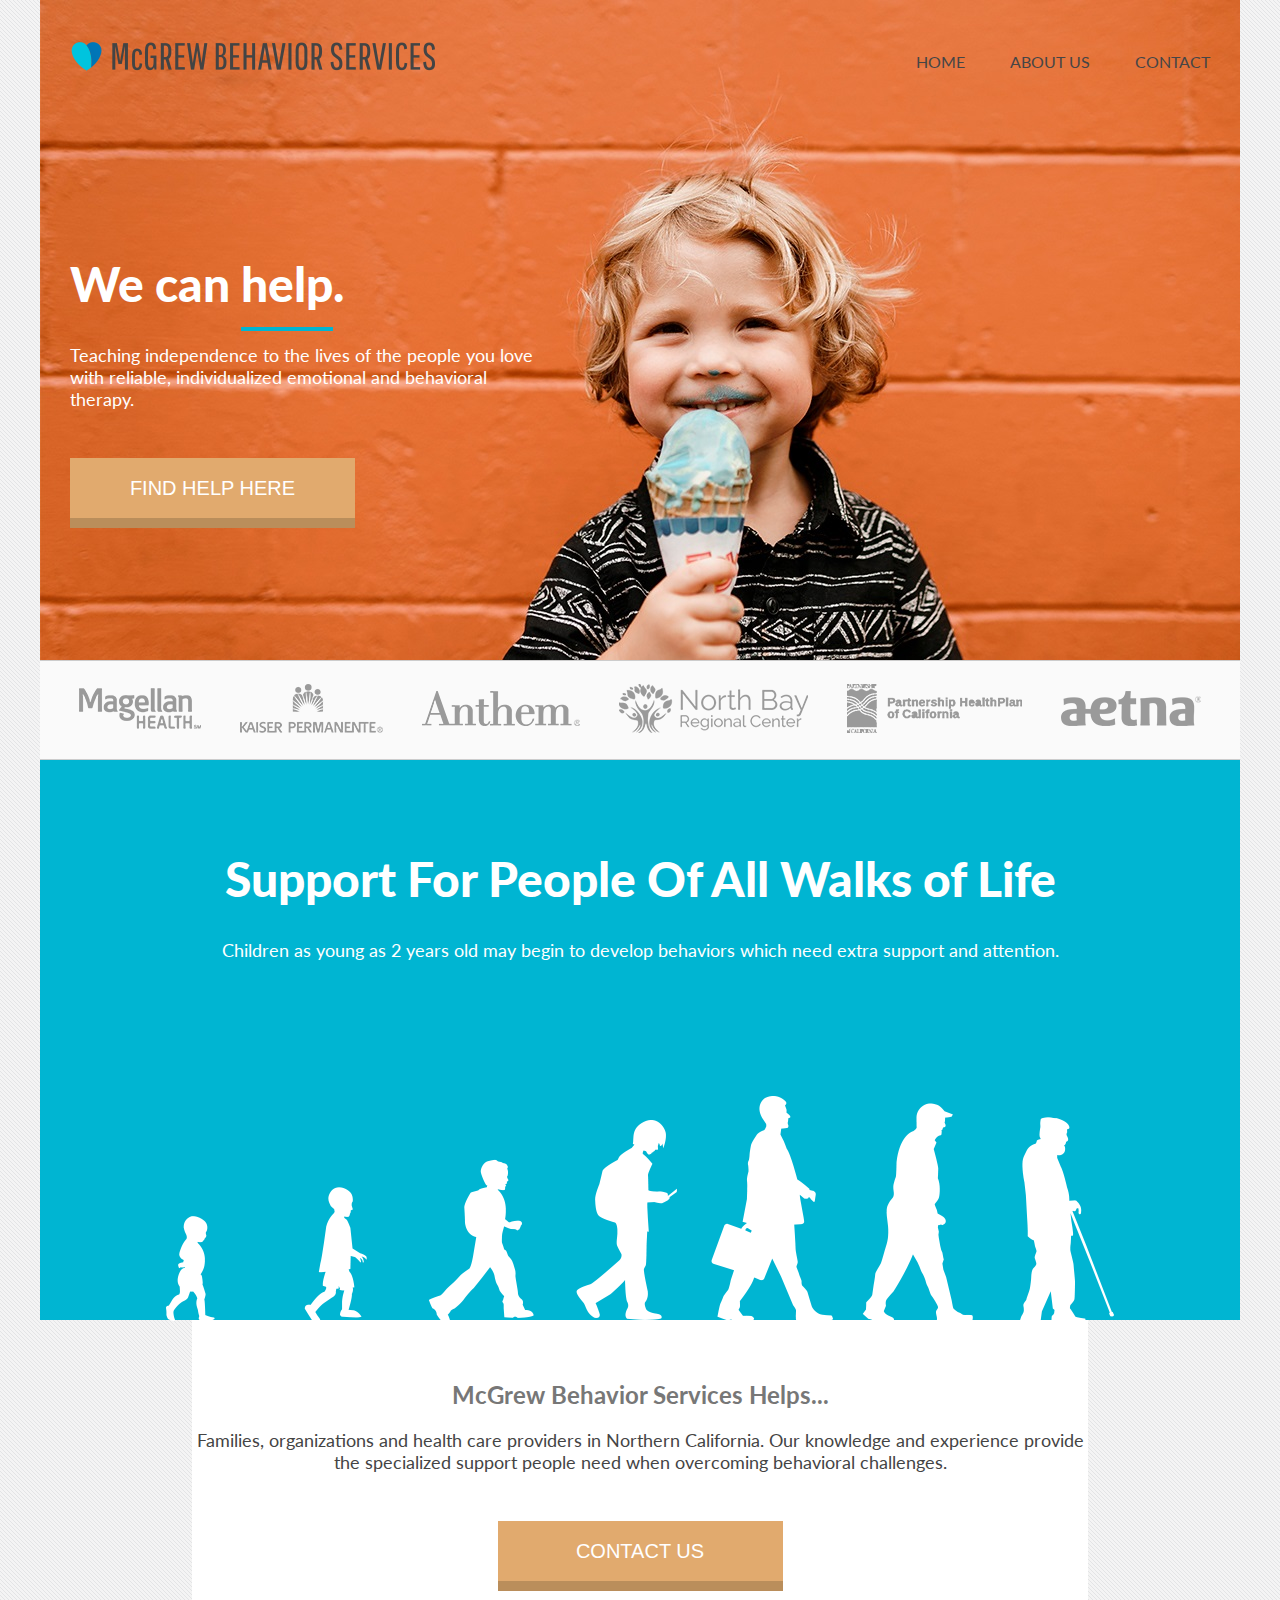
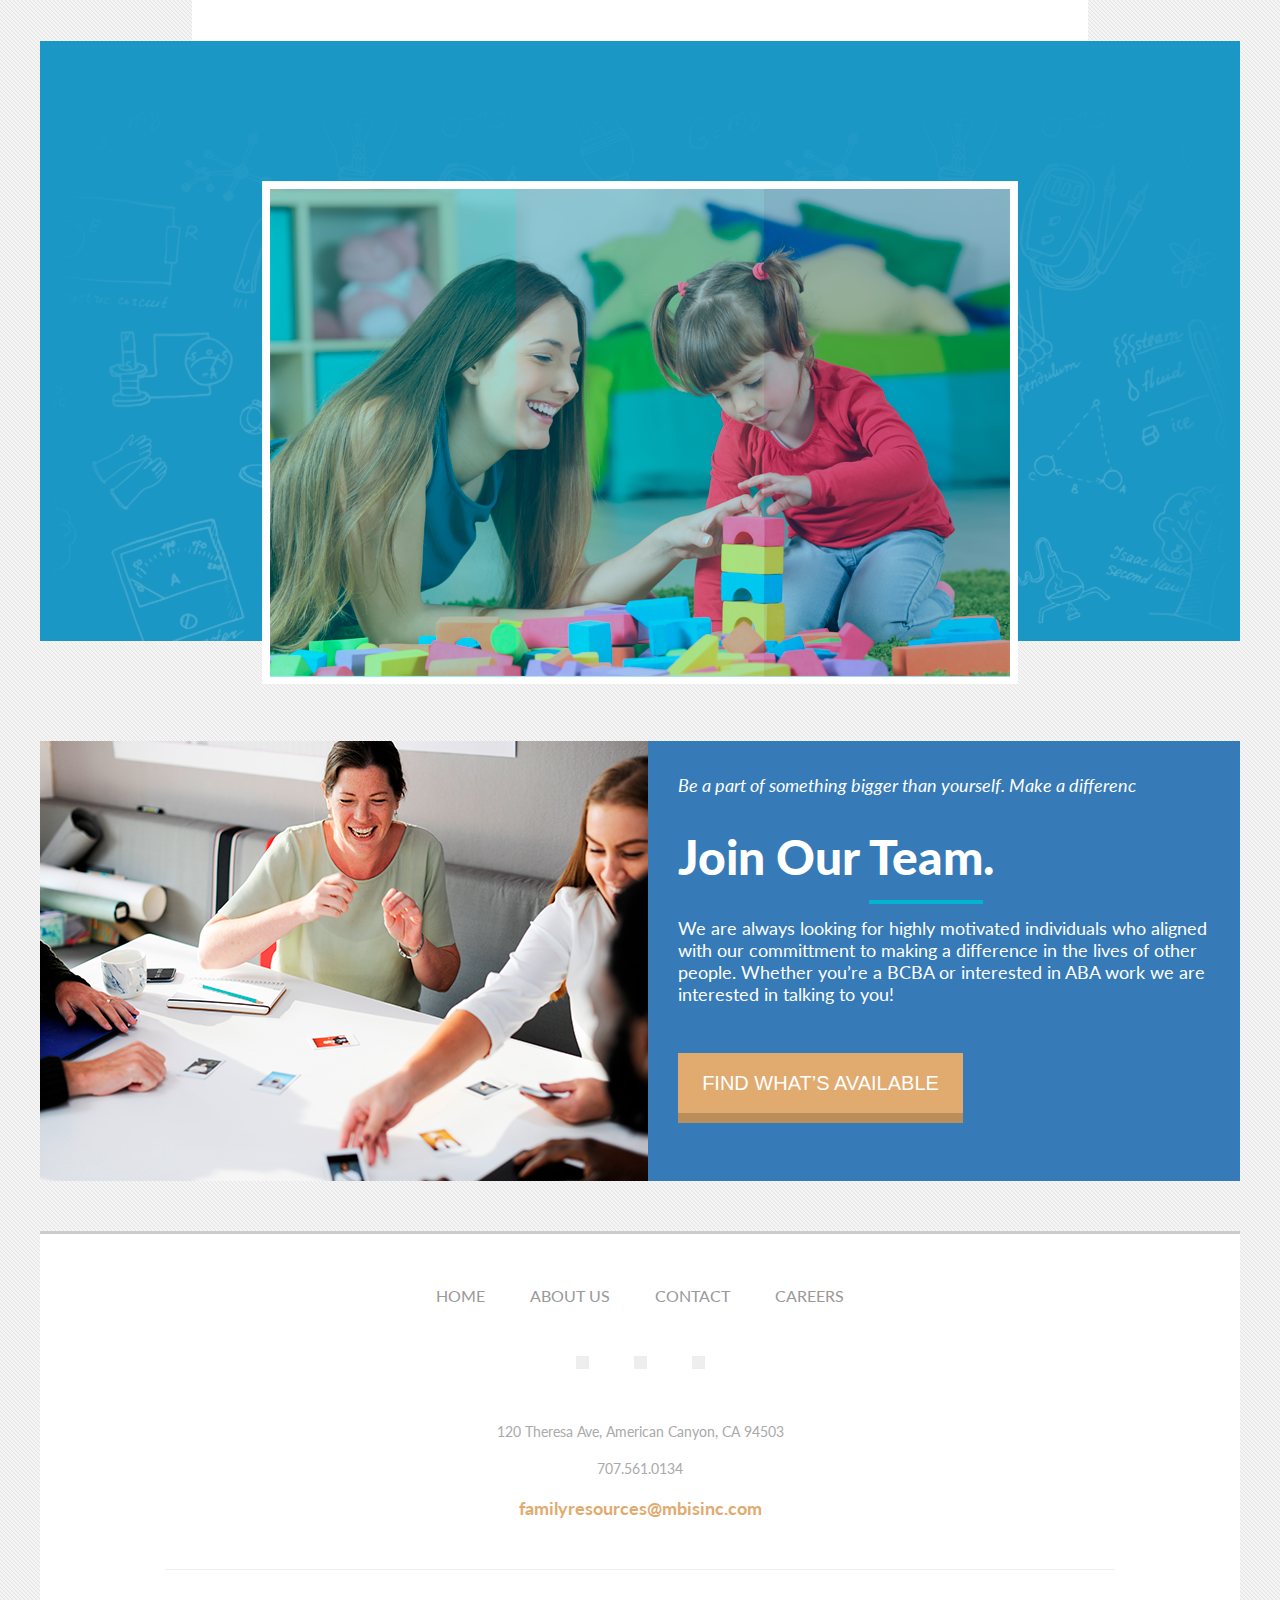
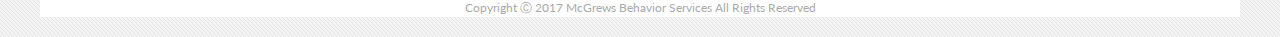
<file: help/index.html>
<!DOCTYPE html>
<html lang="en">
<head>
	<meta charset="UTF-8">
	<title>Document</title>
	<meta name="viewport" content="width=device-width, initial-scale=1">
	<link rel="stylesheet" href="css/owl.carousel.min.css">
	<link rel="stylesheet" href="css/animate.css">
	<link rel="stylesheet" href="css/main.css">
	<link href="https://fonts.googleapis.com/css?family=Lato:400,400i,700,900&amp;subset=latin-ext" rel="stylesheet">
</head>
<body>
	<header class="header main-part">
		<div class="section-row">
			<div class="header-logo">
				<img width="364" srcset="img/Logo@2x.png 2x" src="img/Logo.png" alt="logo">
			</div>
			<nav id="nav" class="header-menu">
				<ul>
					<li><a href="#">Home</a></li>
					<li><a href="#">About us</a>
						<ul class='drop-menu'>
							<li><a href="#">Information</a></li>
							<li><a href="#">Conception</a>
								<ul class='drop_submenu'>
									<li><a href="#">Concentration 2</a></li>
									<li><a href="#">Concentration 3</a></li>
								</ul>
							</li>
						</ul>
					</li>
					<li><a href="#">Contact</a></li>
				</ul>
			</nav>
		</div>
		<div class="header-mobile-menu-wrapper">
			<div class="header-mobile-menu">
				<span></span> 
				<span></span>
				<span></span>
			</div>
			<div class="mobile-menu-list">
				<ul>
					<li><a href="#">Home</a></li>
					<li><a href="#">About us</a>
						<ul class="mobile-submenu">
							<li>Phone</li>
							<li>Map</li>
						</ul></li>
					<li><a href="#">Contact</a>
					</li>
				</ul>
			</div>
		</div>
		<div class="header-main">
			<h1>We can <span>help</span>.</h1>
			<p>Teaching independence to the lives of the people you love with reliable, individualized emotional and behavioral therapy.</p>
			<button>Find help here</button>
		</div>
	</header>
	<section class="partners main-part section-row">
		<div>
			<img width="122" srcset="img/magellan@2x.png 2x" src="img/magellan.png" alt="partner1">
		</div>
		<div>
			<img width="143" srcset="img/kaiserPermanente@2x.png 2x" src="img/kaiserPermanente.png" alt="partner2">
		</div>
		<div>
			<img width="158" srcset="img/anthem@2x.png 2x" src="img/anthem.png" alt="partner3">
		</div>
		<div>
			<img width="189" srcset="img/northBayRegionalCenter@2x.png 2x" src="img/northBayRegionalCenter.png" alt="partner4">
		</div>
		<div>
			<img width="175" srcset="img/partnershipHealth@2x.png 2x" src="img/partnershipHealth.png" alt="partner5">
		</div>
		<div>
			<img width="140" srcset="img/aetna@2x.png 2x" src="img/aetna.png" alt="partner6">
		</div>
	</section>
	<section class="age main-part" >
		<div>
		<h1>Support For People Of All Walks of Life</h1>
		<p>Children as young as 2 years old may begin to develop behaviors which need extra support and attention.</p>
	</div>
		<div class="age-img">
			<img width="948" srcset="img/age@2x.png 2x" src="img/age.png" alt="age">
		</div>
	</section>
	<section class="mbis main-part">
		<h2>McGrew Behavior Services Helps...</h2>
		<p>Families, organizations and health care providers in Northern California. Our knowledge and experience provide the specialized support people need when overcoming behavioral challenges. </p>
		<button>Contact us</button>
	</section>
	<section class="home-support main-part">
		<div class="owl-carousel owl-theme s-carousel">
		  <div class="item">
		  	<img width="756" srcset="img/slide@2x.png 2x" src="img/slide.png" alt="slide1"></div>
		  <div class="item"><img width="756" srcset="img/slide@2x.png 2x" src="img/slideCopy.png" alt="slide2"></div>
		</div>
	</section>
	<section class="joinus main-part">
		<div class="joinus-img">
			<img width="608" srcset="img/joinus@2x.png 2x" src="img/joinus.png" alt="joinus">
		</div>
		<div class="joinus-info">
			<p>Be a part of something bigger than yourself. Make a differenc</p>
			<h1>Join Our <span>Team</span>.</h1>
			<p>We are always looking for highly motivated individuals who aligned with our committment to making a difference in the lives of other people. Whether you’re a BCBA or interested in ABA work we are interested in talking to you!</p>
			<button>FIND WHAT’S AVAILABLE</button>
		</div>
	</section>
	<footer class="footer main-part">
		<nav class="footer-menu">
				<ul>
					<li><a href="#">Home</a></li>
					<li><a href="#">About us</a></li>
					<li><a href="#">Contact</a></li>
					<li><a href="#">Careers</a></li>
				</ul>
			</nav>
			<span></span>
			<span></span>
			<span></span>
			<div class="footer-adress">120 Theresa Ave, American Canyon, CA 94503</div>
			<div class="footer-number">707.561.0134 </div>
			<div class="footer-e-mail">familyresources@mbisinc.com</div>
			<div class="footer-line"></div>
			<div class="footer-copywrite">Copyright Ⓒ 2017 McGrews Behavior Services All Rights Reserved</div>
	</footer>
	<script src="https://ajax.googleapis.com/ajax/libs/jquery/3.3.1/jquery.min.js"></script>
	<script src="js/owl.carousel.min.js"></script>
	<script src="js/main.js"></script>
</body>
</html>
</file>
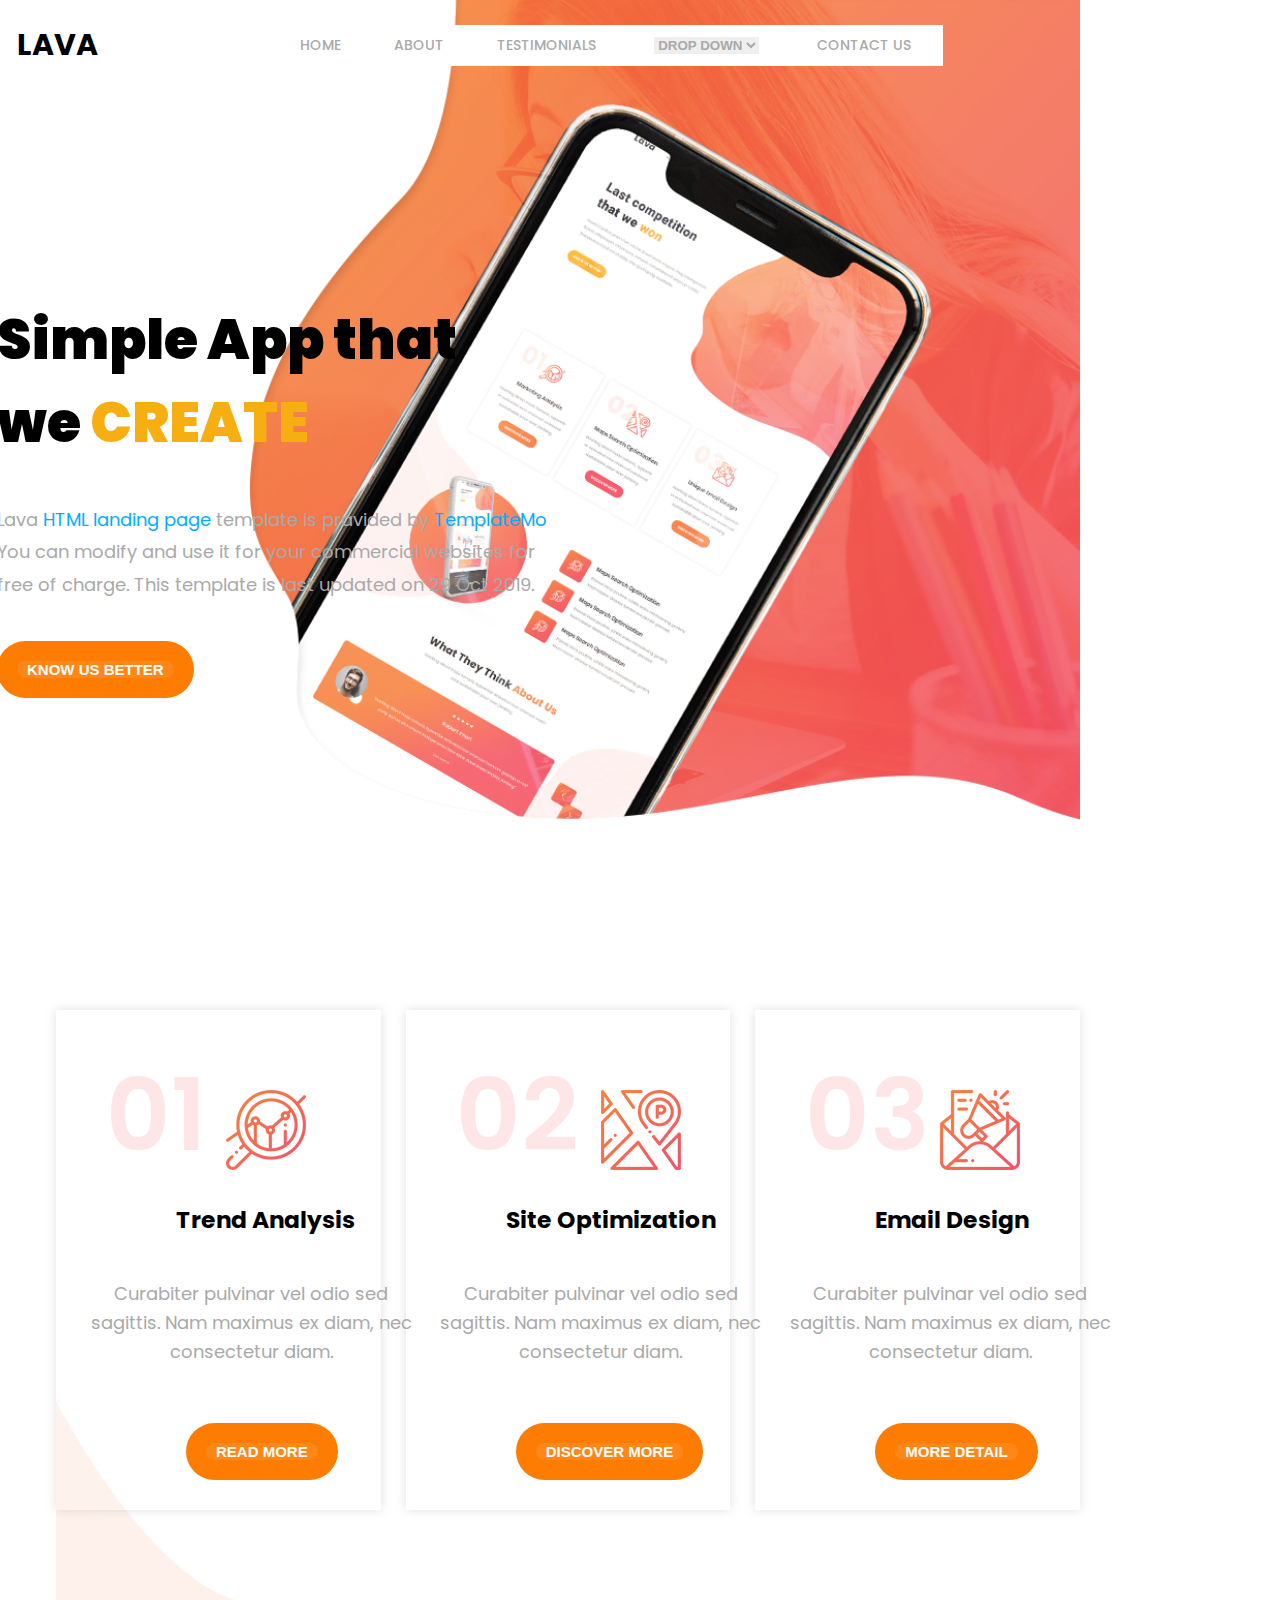
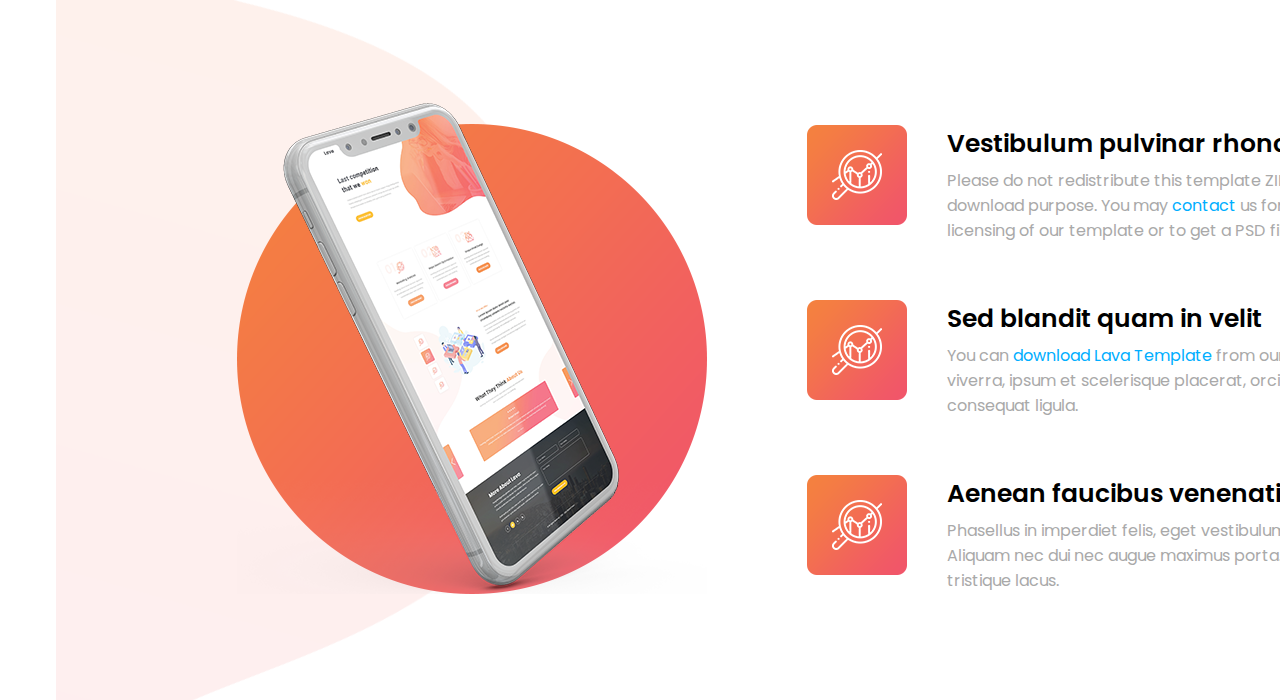
<file: LAVA/index.html>
<!DOCTYPE html>
<html lang="en">
<head>
    <meta charset="UTF-8">
    <meta name="viewport" content="width=device-width, initial-scale=1.0">
    <link href="https://fonts.googleapis.com/css2?family=Poppins:wght@400;500;600;700;800;900&display=swap" rel="stylesheet">
    <link rel="stylesheet" type="text/css" href="mycss.css">
    <title>Document</title>
</head>
<body>        
    <div class="img__bg">


        <div class="container">
            <!--ПЕРВЫЙ БЛОК..............................................................-->
            <div class="container__first">
                
                <header class="header__item header__size">
                    <div class="logo">
                        <nav class="head__nav">
                            <ul class="nav__list">
                                <li><h2>lava</h2></li>
                                <li>home</li>
                                <li>about</li>
                                <li>testimonials</li>
                                <select class="drop" size="1">
                                    <option class="dd" value="Чебурашка">
                                        <li>drop down</li>
                                    </option>
                                </select>
                                <li>contact us</li>
                            </ul>
                        </nav>
                    </div>
                </header>  
                <div class="container__first-cont">
                    <div class="sat">
                        <h1>Simple App that we <font color="#f7ae11">CREATE</font></h1>
                        </div>
                    <div class="text">
                        Lava <a href="#">HTML landing page</a> template is pravided by <a href="#">TemplateMo</a>
                        You can modify and use it for your commercial websites for
                        free of charge. This template is last updated on 29 Oct 2019.
                    </div>
                    <div class="btn">
                        <button class="btn__style">know us better</button>
                    </div>  
                </div>
                
            </div>
        </div>
            <!--ВТОРОЙ БЛОК..............................................................-->
            <div class="container__second">
                <div class="trendAnalysis"><p class="number">01</p> 
                    <div class="img__1"></div>
                    <div class="trend_text"><h3>Trend Analysis</h3></div>
                    <div class="text_content"><p class="t_cont">Curabiter pulvinar vel odio sed <br>
                        sagittis. Nam maximus ex diam, nec consectetur diam.</p> 
                    </div>
                    <div class="btn_item posit_btn">
                        <button class="btn__style">read more</button>
                    </div>
                </div>

                <div class="siteOptimization"><p class="number">02</p>
                    <div class="img__2"></div>
                    <div class="site_text"><h3>Site Optimization</h3></div>
                    <div class="text_content"><p class="t_cont">Curabiter pulvinar vel odio sed <br>
                        sagittis. Nam maximus ex diam, nec consectetur diam.</p> 
                    </div>
                    <div class="btn_item position_btn">
                        <button class="btn__style">discover more</button>
                    </div>
                </div>

                <div class="emailDesign"><p class="number">03</p>
                    <div class="img__3"></div>
                    <div class="email_text"><h3>Email Design</h3></div>
                    <div class="text_content"><p class="t_cont">Curabiter pulvinar vel odio sed <br>
                        sagittis. Nam maximus ex diam, nec consectetur diam.</p> 
                    </div>
                    <div class="btn_item ">
                        <button class="btn__style">more detail</button>
                    </div>
                </div>
            </div>
            <!--ТРЕТИЙ БЛОК..............................................................-->
            <div class="container__third">
                <div class="img_left">
                  <img class="leftimage" src="./image/left-image.png" alt="phone">  
                </div>
                <div class="iconrelative">
                    <div class="oneicon">
                        <div class="text_icon">
                            <div class="paragr">Vestibulum pulvinar rhoncus</div> 
                            <div class="tex_cont">Please do not redistribute this 
                            template ZIP file for a download purpose. 
                            You may <font color="#00aeff">contact</font> us for additional licensing 
                            of our template or to get a PSD file.</div>  
                        </div>  
                    </div>
                    <div class="oneicon">
                        <div class="text_icon">
                            <div class="paragr">Sed blandit quam in velit</div> 
                            <div class="tex_cont">You can <font color="#00aeff">download Lava Template</font>
                                 from our website. Duis viverra, ipsum et scelerisque
                                  placerat, orci magna consequat ligula.</div>  
                        </div>  
                    </div>
                    <div class="oneicon">
                        <div class="text_icon">
                            <div class="paragr">Aenean faucibus venenatis</div> 
                            <div class="tex_cont">Phasellus in imperdiet felis, 
                                eget vestibulum nulla. Aliquam nec dui nec augue
                                 maximus porta. Curabitur tristique lacus.</div>  
                        </div>
                    </div>   
                </div>
               
            </div>
            
    
        
    </div> 
     
    
   
    
    
</body>
</html>
</file>
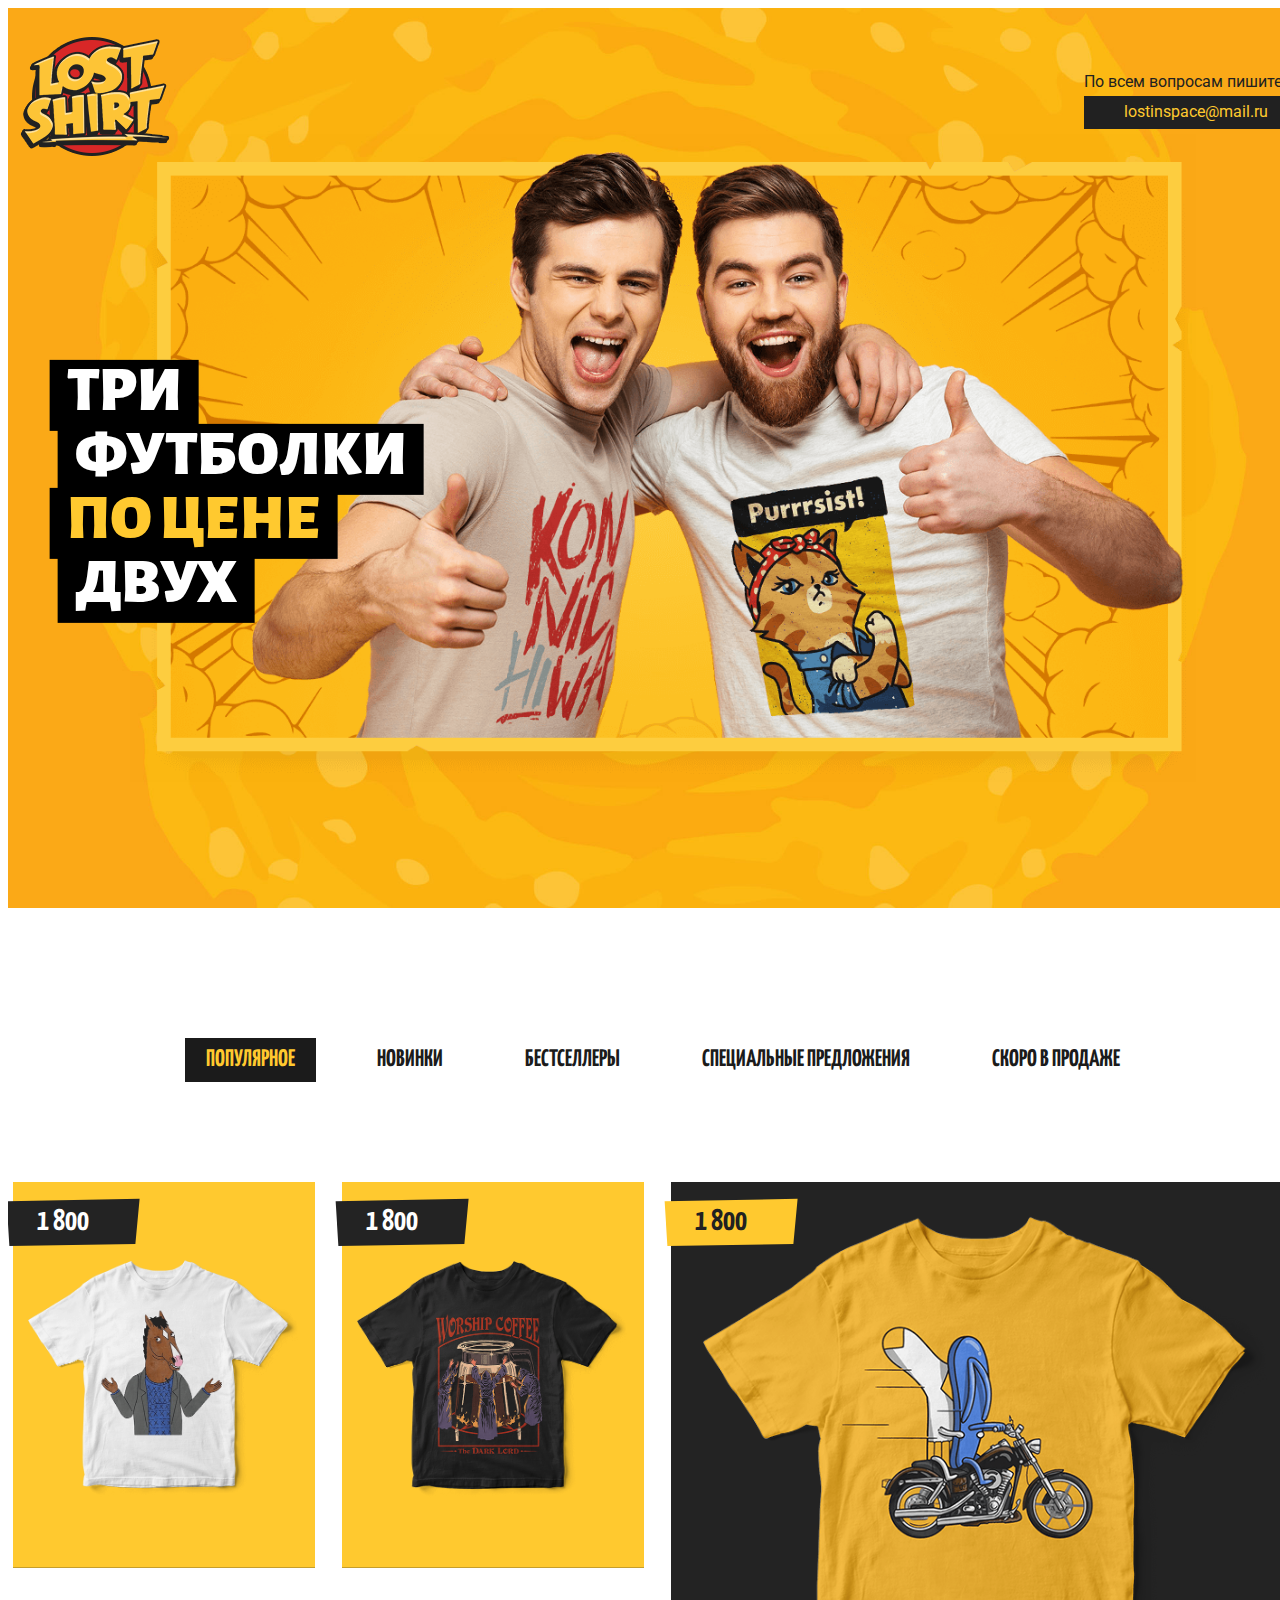
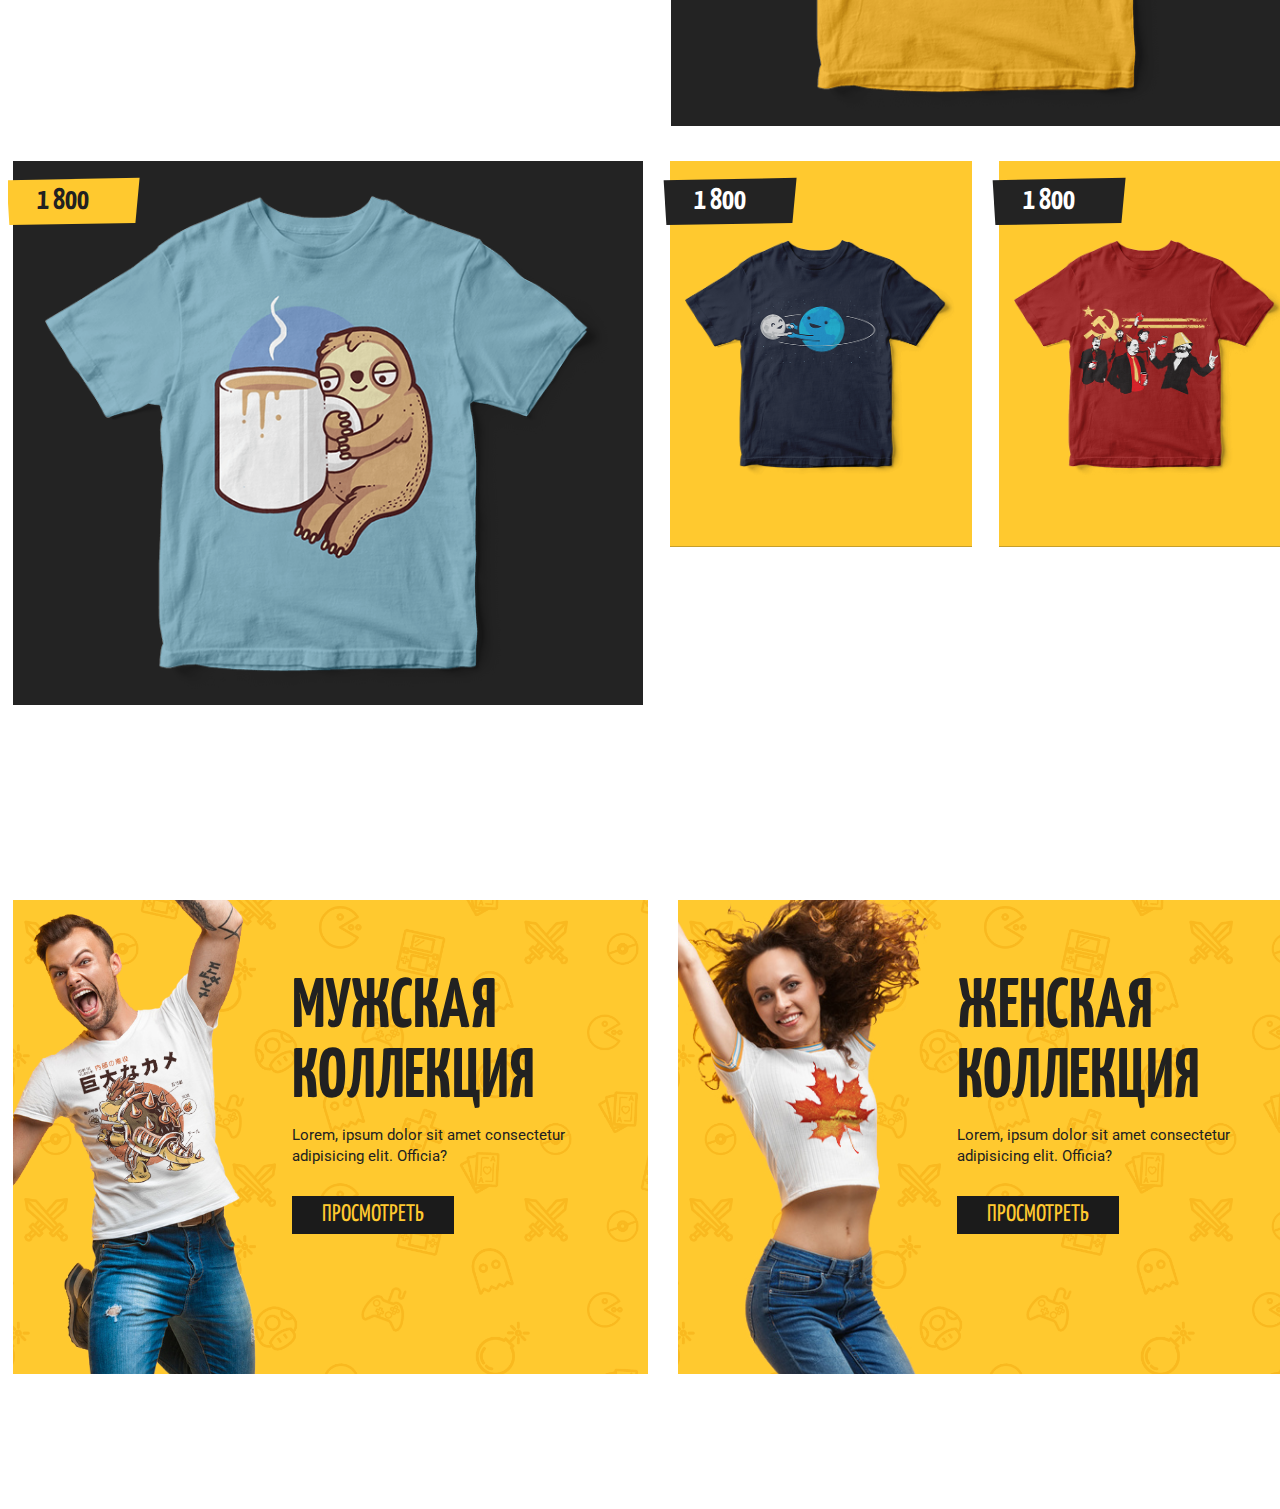
<file: lost_shirt/index.html>
<!DOCTYPE html>
<html lang="en">
<head>
    <meta charset="UTF-8">
    <meta name="viewport" content="width=device-width, initial-scale=1.0">
    <link rel="stylesheet" href="https://necolas.github.io/normalize.css/8.0.1/normalize.css">
    <link href="https://fonts.googleapis.com/css2?family=Roboto:wght@400;700&display=swap" rel="stylesheet">
    <link href="https://fonts.googleapis.com/css2?family=Yanone+Kaffeesatz:wght@400;700&display=swap" rel="stylesheet">
    <link rel="stylesheet" href="./main.css">
    <title>Document</title>
</head>
<body>
    <div class="wrapper">
        <section class="hero">
        <header class="header">
            <a href="#" class="logo">
                <img src="./img/content/logos/logo-main.png" alt="list shirt logo" class="logo__pic">
            </a>
            <a href="#" class="mail">
                <div class="mail__title">По всем вопросам пишите на:</div>
                <div class="mail__content">lostinspace@mail.ru</div>
            </a>
        </header>
        <div class="hero__content">
            <div class="fade-slider">
                <div class="fade-slider__item">
                    <div class="fade-slider__text">
                        <h1 class="lined-text">
                        <div class="lined-text__word">три</div>
                        <div class="lined-text__word">футболки</div>
                        <div class="lined-text__word lined-text__word--color-yellow">по цене</div>
                        <div class="lined-text__word">двух</div>
                        </h1>
                    </div>
                   
                </div>
            </div>    
        </div>
            
    </section>  
    
    <section class="products">
        <div class="container">
         <ul class="filter">
            <li class="filter__item filter__item--active">
                <a href="#" class="filter__link">Популярное</a>
            </li>
            <li class="filter__item">
                <a href="#" class="filter__link">Новинки</a>
            </li>
            <li class="filter__item">
                <a href="#" class="filter__link">Бестселлеры</a>
            </li>
            <li class="filter__item">
                <a href="#" class="filter__link">Специальные предложения</a>
            </li>
            <li class="filter__item">
                <a href="#" class="filter__link">Скоро в продаже</a>
            </li>
        </ul>
        <ul class="products__list">
            
            <li class="products__item">
                <div class="products__price">
                    <div class="products__price-amount">1 800</div>
                </div>
                <div class="products__content">
                    <img src="./img/tshirts/tshirt_01.png" alt="bo-jack tschirt" class="products__img">
                    <div class="products__desc">
                        <div class="products__desc-text">
                            Lorem ipsum dolor sit amet consectetur adipisicing.
                        </div>
                        <a href="" class="btn">Подробнее</a>
                    </div>
                </div>
            </li>
            <li class="products__item">
                <div class="products__price">
                    <div class="products__price-amount">1 800</div>
                </div>
                <div class="products__content">
                    <img src="./img/tshirts/tshirt_02.png" alt="bo-jack tschirt" class="products__img">
                    <div class="products__desc">
                        <div class="products__desc-text">
                            Lorem ipsum dolor sit amet consectetur adipisicing.
                        </div>
                        <a href="" class="btn">Подробнее</a>
                    </div>
                </div>
            </li>
            <li class="products__item products__item--color-black products__item--size-double">
                <div class="products__price">
                    <div class="products__price-amount">1 800</div>
                </div>
                <div class="products__content">
                    <img src="./img/tshirts/tshirt_03.png" alt="bo-jack tschirt" class="products__img">
                    <div class="products__desc">
                        <div class="products__desc-text">
                            Lorem ipsum dolor sit amet consectetur adipisicing.
                        </div>
                        <a href="" class="btn">Подробнее</a>
                    </div>
                </div>
            </li>
            <li class="products__item products__item--color-black products__item--size-double">
                <div class="products__price">
                    <div class="products__price-amount">1 800</div>
                </div>
                <div class="products__content">
                    <img src="./img/tshirts/tshirt_04.png" alt="bo-jack tschirt" class="products__img">
                    <div class="products__desc">
                        <div class="products__desc-text">
                            Lorem ipsum dolor sit amet consectetur adipisicing.
                        </div>
                        <a href="" class="btn">Подробнее</a>
                    </div>
                </div>
            </li>
            <li class="products__item">
                <div class="products__price">
                    <div class="products__price-amount">1 800</div>
                </div>
                <div class="products__content">
                    <img src="./img/tshirts/tshirt_05.png" alt="bo-jack tschirt" class="products__img">
                    <div class="products__desc">
                        <div class="products__desc-text">
                            Lorem ipsum dolor sit amet consectetur adipisicing.
                        </div>
                        <a href="" class="btn">Подробнее</a>
                    </div>
                </div>
            </li>
            <li class="products__item">
                <div class="products__price">
                    <div class="products__price-amount">1 800</div>
                </div>
                <div class="products__content">
                    <img src="./img/tshirts/tshirt_06.png" alt="bo-jack tschirt" class="products__img">
                    <div class="products__desc">
                        <div class="products__desc-text">
                            Lorem ipsum dolor sit amet consectetur adipisicing.
                        </div>
                        <a href="" class="btn">Подробнее</a>
                    </div>
                </div>
            </li>
        </ul>   
        </div>
        
    </section>

    <section class="collections">
        <div class="container">
            <ui class="collections__list">
                <li class="collections__item collections__item--type-gues">
                    <a href="#" class="collections__link">
                        <h2 class="collections__title">Мужская коллекция</h2>
                        <div class="collections__desc">
                            Lorem, ipsum dolor sit amet consectetur adipisicing elit. Officia?
                        </div>
                        <div class="btn">просмотреть</div>
                    </a>
                </li>

                <li class="collections__item collections__item--type-girls">
                    <a href="#" class="collections__link">
                        <h2 class="collections__title">Женская коллекция</h2>
                        <div class="collections__desc">
                            Lorem, ipsum dolor sit amet consectetur adipisicing elit. Officia?
                        </div>
                        <div class="btn">просмотреть</div>
                    </a>
                </li>
            </ui>
        </div>  
    </section>
    </div>
 
</body>
</html>
</file>
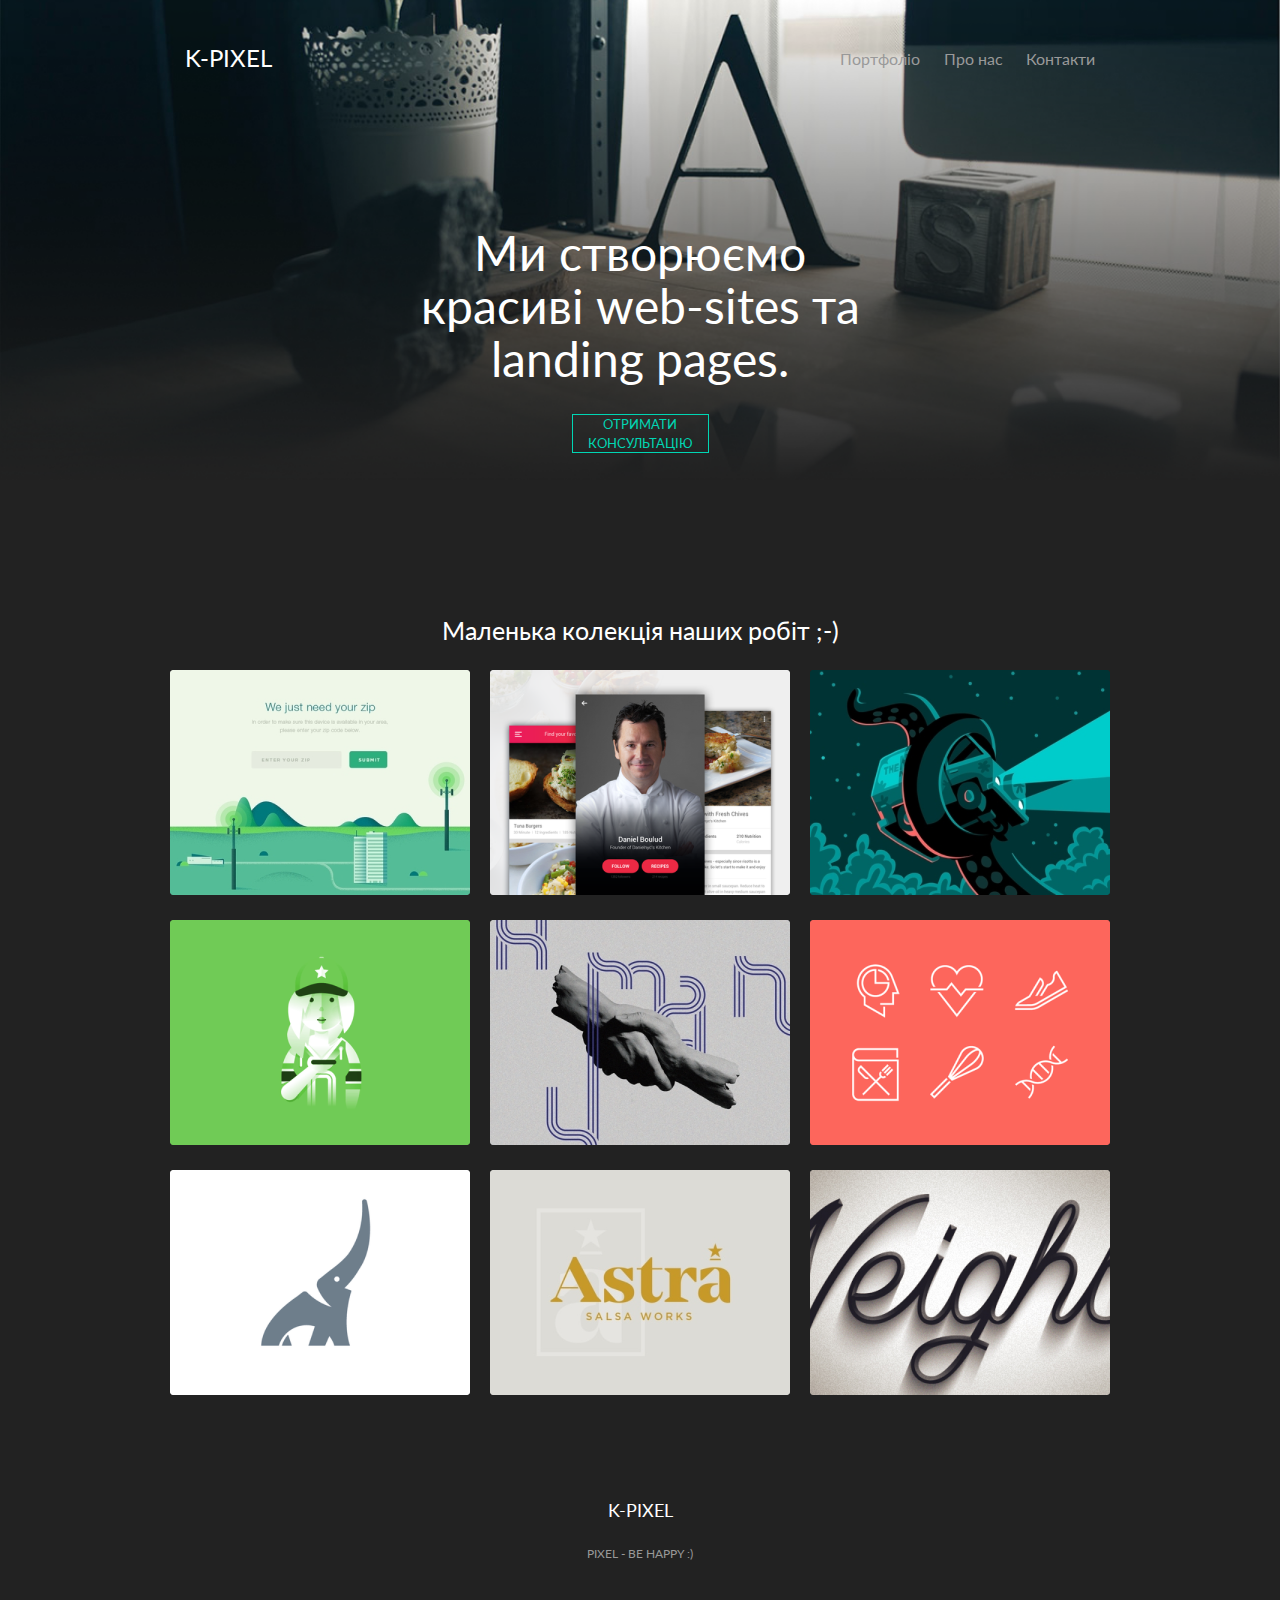
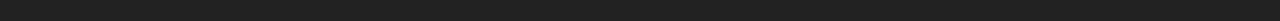
<file: Pix-web-studio/index.html>
<!DOCTYPE html>
<html lang="en">
<head>
    <meta charset="UTF-8">
    <meta http-equiv="X-UA-Compatible" content="IE=edge">
    <meta name="viewport" content="width=device-width, initial-scale=1.0">
    <link rel="stylesheet" href="./main.css">
    <link rel="preconnect" href="https://fonts.googleapis.com">
    <link rel="preconnect" href="https://fonts.gstatic.com" crossorigin>
    <link href="https://fonts.googleapis.com/css2?family=Lato&display=swap" rel="stylesheet">
    <title>K-Pixel portfolio</title>
</head>
<body>
    <header class="header">
        <div class="header__nav_wrapper">
            <nav>
                <div class="logo">k-pixel</div>
                <div class="navigation">
                    <a href="#portfolio">Портфоліо</a>
                    <a href="#" id="myBtnAbout">Про нас</a>
                    <a href="#" id="myBtnCont">Контакти</a>
                </div>
            </nav>
        </div>
        <div class="header__section_wrapper">
            <div class="header__section_title">
                <h1>Ми створюємо красиві web-sites та landing pages.</h1>
            </div>
            <a href="#" id="myBtnConsult" class="header__section_button"><div>Отримати консультацію</div></a>
        </div>
    </header>

    <section class="colection__works_wrapper">
        <h3>Маленька колекція наших робіт ;-)</h3>
        <div class="colection__works" id="portfolio">
            <a href="#"><img src="./images/IMAGE1.png" alt=""></a>
            <a href="#"><img src="./images/IMAGE2.png" alt=""></a>
            <a href="#"><img src="./images/IMAGE3.png" alt=""></a>
            <a href="#"><img src="./images/IMAGE4.png" alt=""></a>
            <a href="#"><img src="./images/IMAGE5.png" alt=""></a>
            <a href="#"><img src="./images/IMAGE6.png" alt=""></a>
            <a href="#"><img src="./images/IMAGE7.png" alt=""></a>
            <a href="#"><img src="./images/IMAGE8.png" alt=""></a>
            <a href="#"><img src="./images/IMAGE9.png" alt=""></a>
        </div>
    </section>

    <footer class="footer">
        <h4>k-pixel</h4>
        <p>pixel - be happy :)</p>
    </footer>



<!-- ----------------modal contacts------------------------>

    <div id="myModalCont" class="modal">
        <div class="modal-content">
            <span class="close_cont">&times;</span>
            <h1>Наші контакти :</h1>
            <div class="text-content">
                <p>місто Київ, вул. Перемоги 24</p>
                <p>тел: (099)-999-99-99 + Viber, Telegram</p>
                <p>тел: (088)-888-88-88 + Viber, Telegram</p>
                <p>Email: k-pixel_be-happy@gmail.com</p>
            </div>
<!-- ----------------modal About------------------------>
            
        </div>
    </div>
    
    <div id="myModalAbout" class="modal">
        <div class="modal-content">
            <span class="close_about">&times;</span>
            <h1>Трішки інформації про нас</h1>
            <div class="text-content">
                <p>Ми, молода і амбіційна команда, яка спрямовує всі знання і зусилля
                    для задоволення Ваших бажань у області сайто будівництва та архітектури. 
                    Від Вас необхідно лише бажання і трішки розуміння того, що Ви хочете 
                    бачити у браузері та для яких цілей. 
                </p>
                
            </div>
        </div>
    </div>

<!-- ----------------modal consultation------------------------>
    
    <div id="myModaConsult" class="modal">
        <div class="modal-content">
            <span class="close_consult">&times;</span>
            <p>Залиште Ваші контактні данні і ми з Вами зв'яжемось</p>
            <div class="input_wrapper">
                <input type="text" class="input_style" placeholder="Введіть Ваше ім'я" id="name">
                <input type="tel" class="input_style" placeholder="Тел: 099-999-99-99" id="tel">
                <input type="submit" class="submit_style" value="Залишити запит" id="sub">
            </div>
            
        </div>
    </div>

    <script src="./formData.js"></script>
    <script src="./main.js"></script>
    
</body>
</html>
</file>
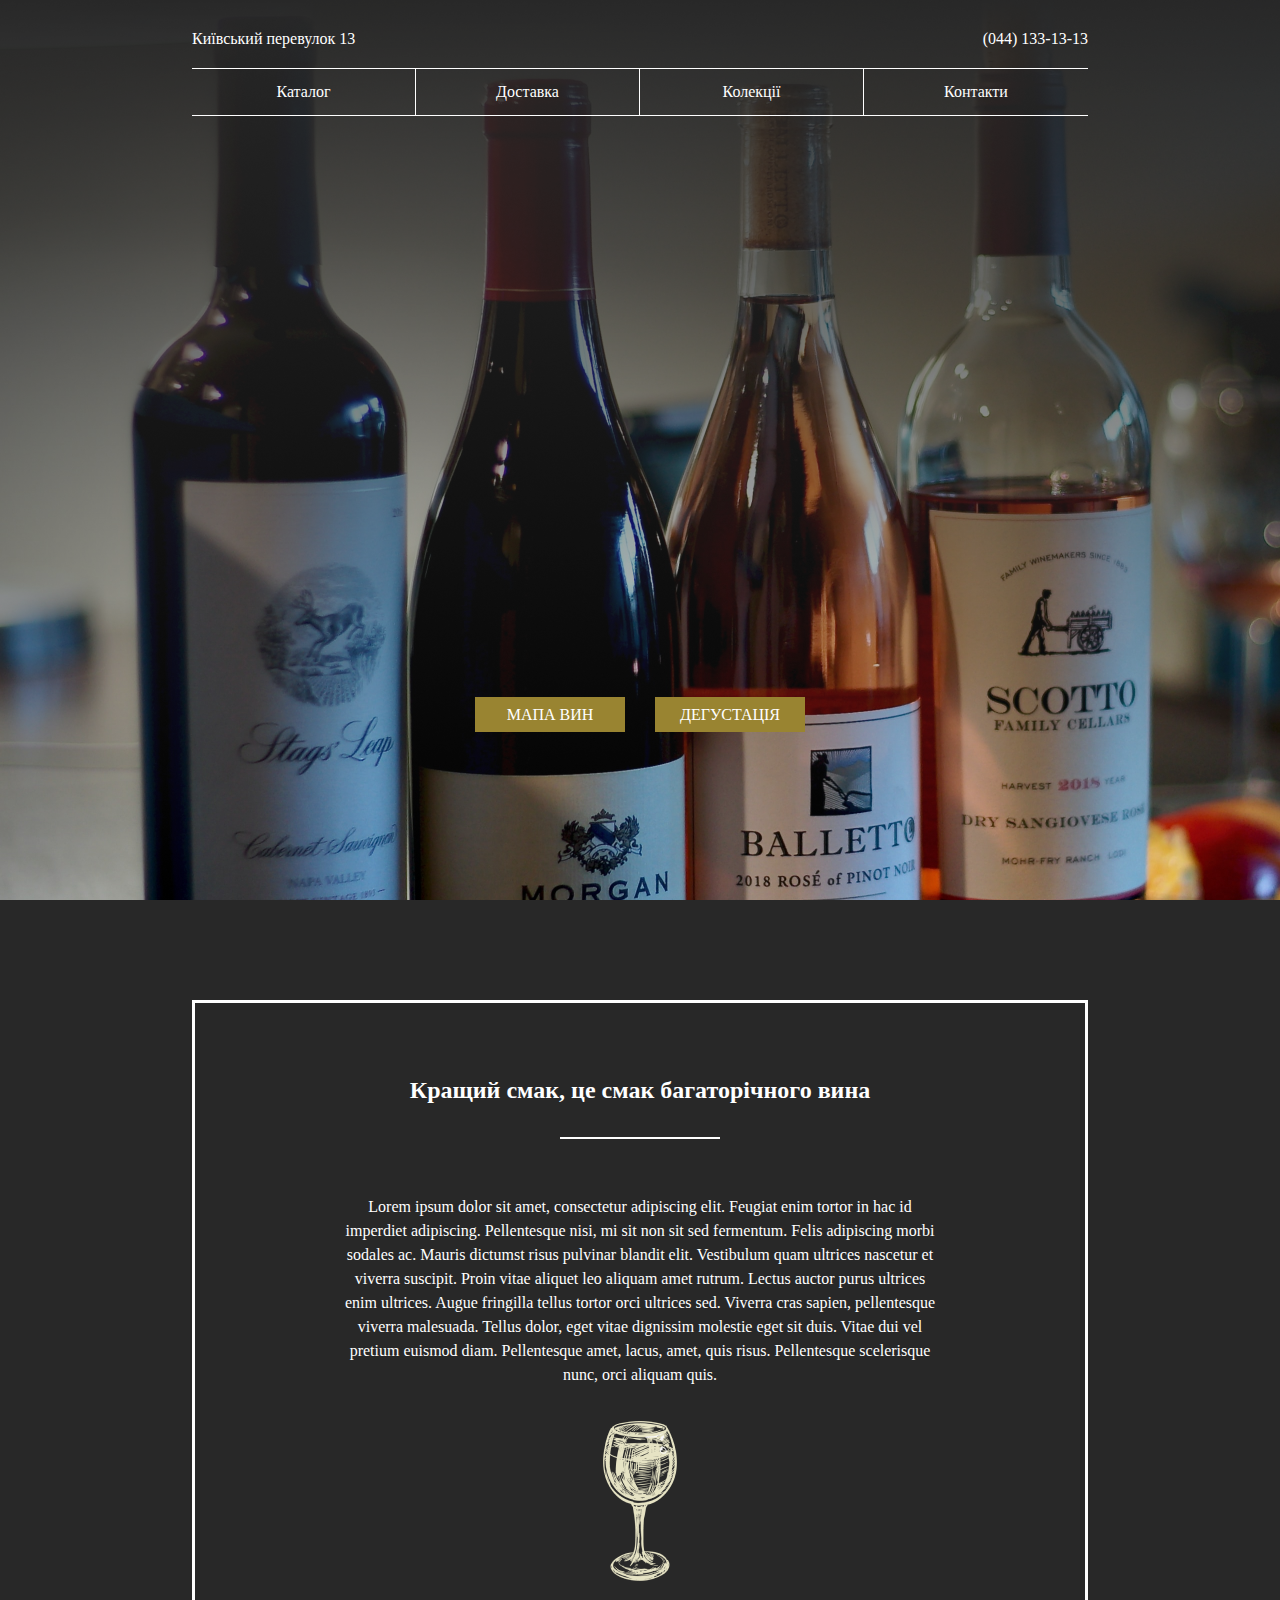
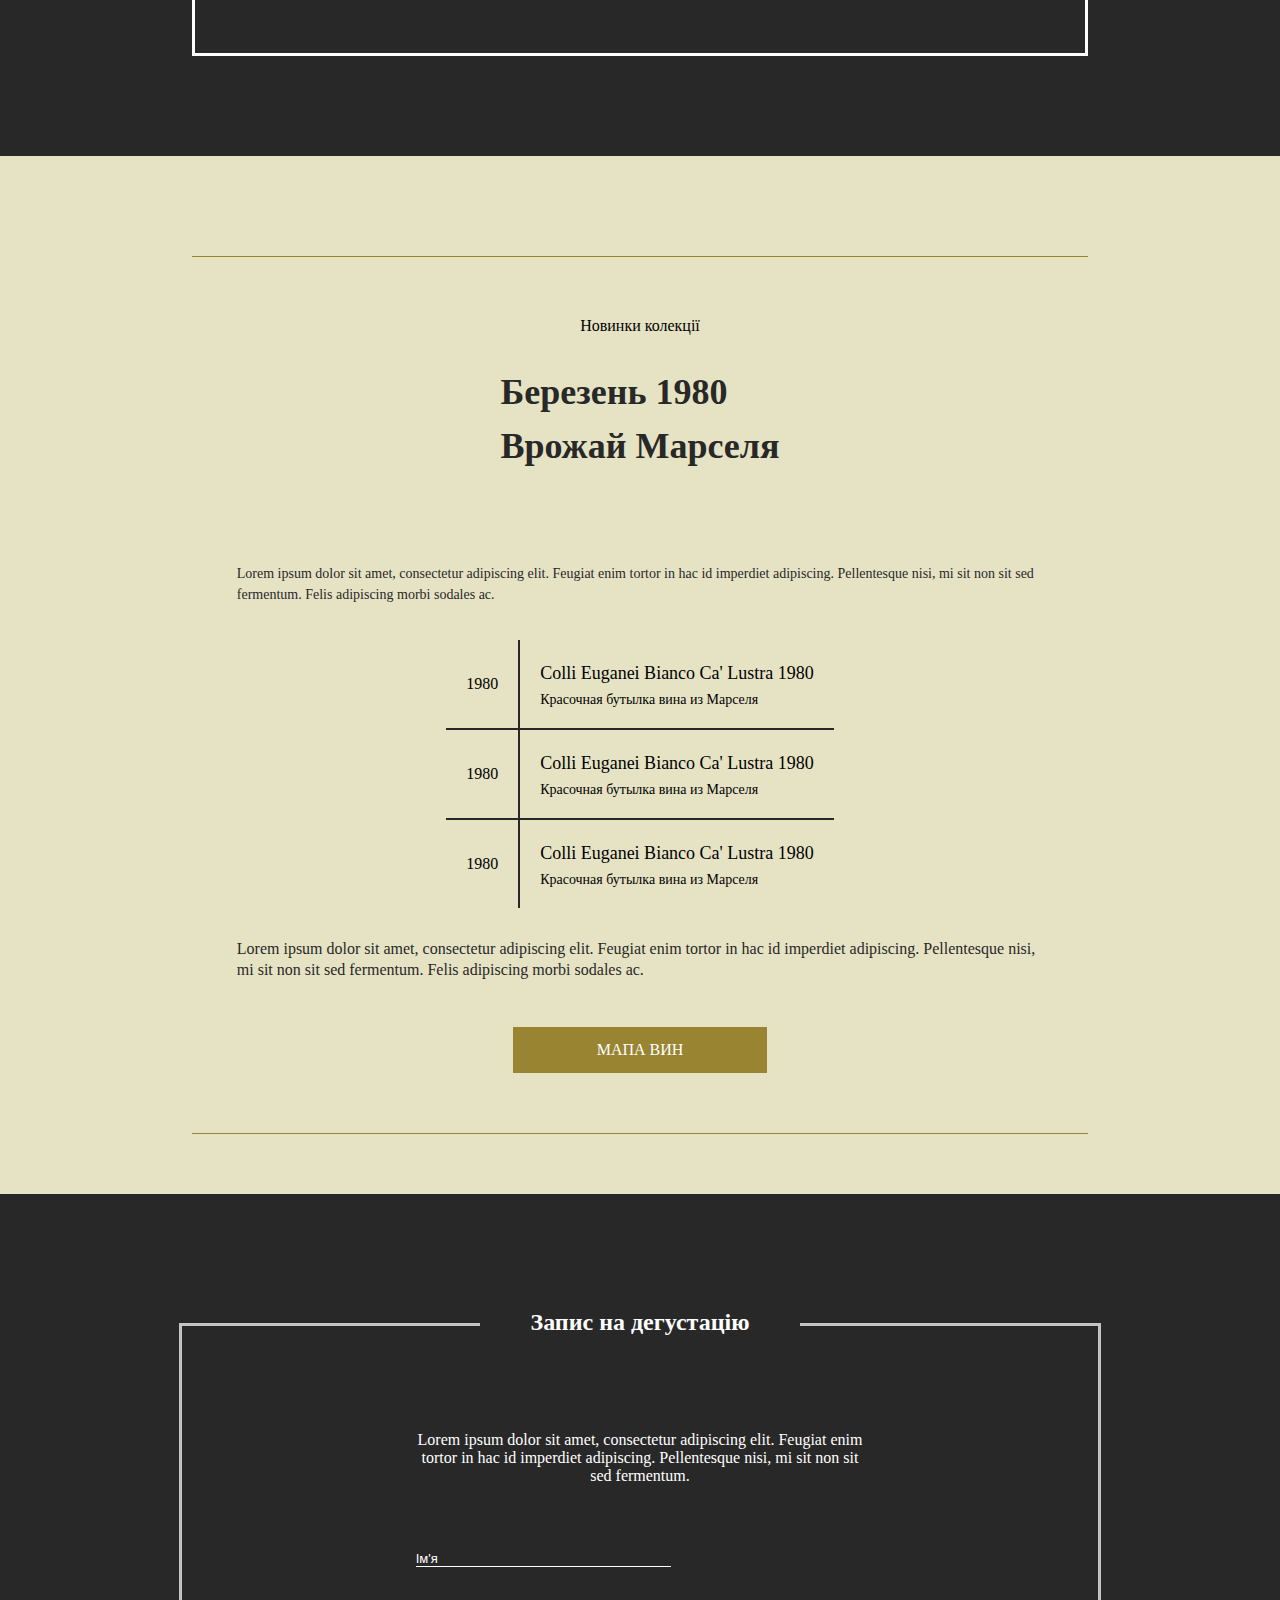
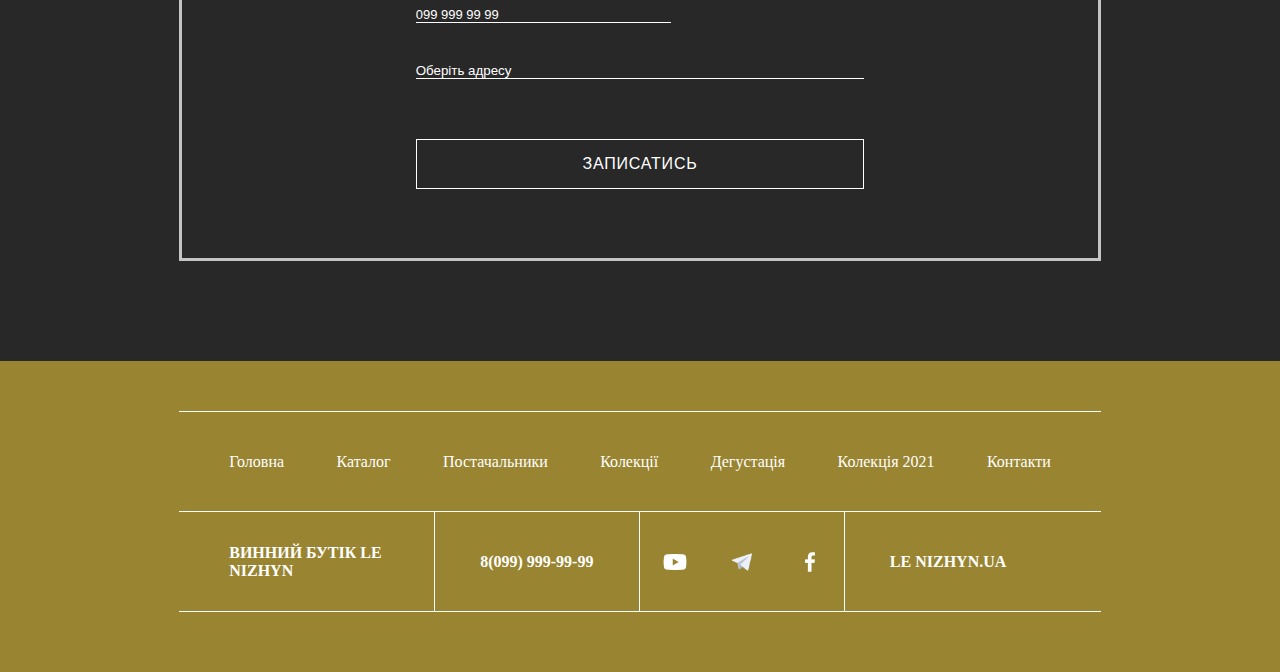
<file: site wine/index.html>
<!DOCTYPE html>
<html lang="en">
<head>
    <meta charset="UTF-8">
    <meta http-equiv="X-UA-Compatible" content="IE=edge">
    <meta name="viewport" content="width=device-width, initial-scale=1.0">
    <title>Document</title>
    <link rel="stylesheet" href="main.css">
</head>
<body>
<div class="wrap">
    <div class="wrap__container">
        <header>
            <div class="header__contacts">
                <div class="header__contacts_adress">Київський перевулок 13</div>
                <div class="header__contacts_phone">(044) 133-13-13</div>
            </div>

            <div class="header__nav">
                <div class="header__nav_list">
                    <div><a href="#" class="header__nav_ancor">Каталог</a></div>
                    <div><a href="#" class="header__nav_ancor">Доставка</a></div>
                    <div><a href="#" class="header__nav_ancor">Колекції</a></div>
                    <div><a href="#" class="header__nav_ancor">Контакти</a></div>
                </div>
            </div>
        </header>
        <div class="section__button">
            <a href="#" class="section__button_left">мапа вин</a>
            <a href="#" class="section__button_right">дегустація</a>
        </div>
    </div>

</div>

    <div class="section__slogan">
        <div class="wrap__container">
            <div class="section__slogan_block">
                <h2>Кращий смак, це смак багаторічного вина</h2>
                <span></span>
                <div class="section__slogan_text">
                   <p>Lorem ipsum dolor sit amet, consectetur adipiscing elit. 
                    Feugiat enim tortor in hac id imperdiet adipiscing. 
                    Pellentesque nisi, mi sit non sit sed fermentum. 
                    Felis adipiscing morbi sodales ac. Mauris dictumst risus pulvinar blandit elit. 
                    Vestibulum quam ultrices nascetur et viverra suscipit. 
                    Proin vitae aliquet leo aliquam amet rutrum. Lectus auctor purus ultrices enim ultrices. 
                    Augue fringilla tellus tortor orci ultrices sed. 
                    Viverra cras sapien, pellentesque viverra malesuada. 
                    Tellus dolor, eget vitae dignissim molestie eget sit duis. 
                    Vitae dui vel pretium euismod diam. Pellentesque amet, lacus, amet, quis risus. 
                    Pellentesque scelerisque nunc, orci aliquam quis.</p> 
                </div>
                <div class="img"></div>
            </div>
        </div>
    </div>
    <div class="section__colection">
        <div class="wrap__container">
            <div class="section__colection_block">
                <div class="section__colection_news">
                        <p>Новинки колекції</p>
                        <h2>Березень 1980 <br> Врожай Марселя</h2>
                        <span></span>
                        <p class="lorem_text">Lorem ipsum dolor sit amet, consectetur adipiscing elit. 
                            Feugiat enim tortor in hac id imperdiet adipiscing. 
                            Pellentesque nisi, mi sit non sit sed fermentum. 
                            Felis adipiscing morbi sodales ac. 
                        </p>
                    <table>
                        <tbody>
                          <tr>
                            <td class="table__style one">1980</td>
                            <td class="table__style one__text"><p>Colli Euganei Bianco Ca' Lustra 1980</p> Красочная бутылка вина из Марселя </td>
                          </tr>
                          <tr>
                            <td class="table__style two">1980</td>
                            <td class="table__style two__text"><p>Colli Euganei Bianco Ca' Lustra 1980</p>Красочная бутылка вина из Марселя  </td>
                          </tr>
                          <tr>
                            <td class="table__style three">1980</td>
                            <td class="table__style three__text"><p>Colli Euganei Bianco Ca' Lustra 1980</p> Красочная бутылка вина из Марселя </td>
                          </tr>
                        </tbody>
                      </table>
                        <div class="last_text"><p >Lorem ipsum dolor sit amet, consectetur adipiscing elit. 
                        Feugiat enim tortor in hac id imperdiet adipiscing. 
                        Pellentesque nisi, mi sit non sit sed fermentum. Felis adipiscing morbi sodales ac.  
                        </p></div>
                        <a href="#" class="section__colection_btn">мапа вин</a>
                </div>
                    <div class="section__colection_photos">
                        <div class="one_image"></div>
                        <div class="two_image"></div>
                        <div class="three_image"></div>
                    </div>
            </div>
        </div>
    </div>
    <div class="signup">
        <h2>Запис на дегустацію</h2>
        <div class="signup__block">
            <div class="signup__leftimage"></div>
            <div class="signup__rightimage"></div>
            
                <div class="signup__block_content_wrapper">
                    <span></span>
                    
                    <p>Lorem ipsum dolor sit amet, consectetur adipiscing elit. 
                    Feugiat enim tortor in hac id imperdiet adipiscing. 
                    Pellentesque nisi, mi sit non sit sed fermentum. 
                    </p>
                    <form class="form__block" id="form">
                        <input class="input__name" type="text" name="name" placeholder="Ім'я">
                        <input class="input__tel" type="tel" name="telephone" placeholder="099 999 99 99" maxlength="10">
                        <select name="select" id="selected" aria-placeholder="111">
                            <option value="value1" selected>Оберіть адресу</option>
                            <option value="value1">проспект Перемоги 13</option>
                            <option value="value1">Дніпровська 13</option>
                            <option value="value1">Шевченка 13</option>
                        </select>
                    </form>
                    <button id="btn" class="form__submit_btn" type="submit">записатись</button>
                </div>
            
        </div>
    </div>
    <footer class="footer">
        <span class="footer__line"></span>
        <div class="footer__nav">
            <ul class="footer__nav_list">
                <a href="#" class="footer__nav_ancor">Головна</a>
                <a href="#" class="footer__nav_ancor">Каталог</a>
                <a href="#" class="footer__nav_ancor">Постачальники</a>
                <a href="#" class="footer__nav_ancor">Колекції</a>
                <a href="#" class="footer__nav_ancor">Дегустація</a>
                <a href="#" class="footer__nav_ancor">Колекція 2021</a>
                <a href="#" class="footer__nav_ancor">Контакти</a>
            </ul>
        </div>
        <div class="footer__nav last__footer">
            <ul class="footer__nav_list last">
                <a href="#" class="footer__nav_ancor_last">винний бутік le nizhyn</a>
                <a href="#" class="footer__nav_ancor_last">8(099) 999-99-99</a>
                <a href="#" class="footer__nav_ancor_last social">
                    <div class="youtube"><img src="images/Vectoryoutube.png" alt="youtube"></div>
                    <div class="telegram"><img src="images/free-icon-telegram-739158.png" style="width: 20px; height: 20px" alt="telegram"></div>
                    <div class="facebook"><img src="images/Vectorfb.png" alt="facebook"></div>
                </a>
                <a href="#" class="footer__nav_ancor_last">le nizhyn.ua</a>
               
            </ul>
        </div>

    </footer>

    
    <script src="main.js"></script>
</body>
</html>
</file>
<file: help/css/main.css>
body {
  margin: 0;
  font-family: 'Lato', sans-serif;
  font-weight: 400;
  font-size: 18px; 
  background-image: url('../img/background2.png');
  }

ul {
  margin: 0;
  list-style: none; }

h1 {
  color: #fff;
  font-weight: 900;
  font-size: 48px; }

h2 {
  margin: 0; }

a {
  text-decoration: none;
  text-transform: uppercase; }

button {
  cursor: pointer;
  margin-top: 30px;
  width: 285px;
  height: 60px;
  font-size: 20px;
  border: 0px;
  text-transform: uppercase;
  color: #fff;
  background-color: #e1aa6e;
  -webkit-box-shadow: 0px 10px 0px #ba8e5b;
          box-shadow: 0px 10px 0px #ba8e5b; }

p {
  color: #fff; }

span {
  border-bottom: 4px solid #00b5d2;
  padding-bottom: 15px; }

img {
  max-width: 100%;
  height: auto; }

.main-part {
  width: 1200px;
  margin: 0 auto; }

.header {
  background-repeat: no-repeat;
  background-image: url("../img/header.jpg");
  background-position: center center;
  background-size: 1200px auto;
  height: 660px;
  max-width: 100%; }

.section-row {
  display: -webkit-box;
  display: -ms-flexbox;
  display: flex;
  -webkit-box-pack: justify;
      -ms-flex-pack: justify;
          justify-content: space-between; }

.header-logo {
  margin: 42px 0px 0px 31px; }

.header-menu {
  margin: 50px 30px 0px;
  position: relative; }
  .header-menu ul li {
    margin-left: 40px;
    display: inline-block; }
    .header-menu ul li a {
      color: #454546;
      font-size: 16px; }
      .header-menu ul li a:hover {
        color: #fff;
        /* border-bottom: 4px solid #00b5d2; */
        padding-bottom: 30px; }
    .header-menu ul li ul {
      display: none;
      position: absolute;
      right: 50%;
      top: 31px;
      margin-right: -85px; }
      .header-menu ul li ul li {
        margin: 0px;
        display: block; }
        .header-menu ul li ul li ul {
          top: 46px;
          right: 0; }
    .header-menu ul li .show {
      display: block; }

.header-mobile-menu-wrapper {
  display: none; }
  .header-mobile-menu-wrapper a {
    color: #454546; }

.header-mobile-menu {
  cursor: pointer;
  width: 55px;
  height: 35px;
  position: absolute;
  left: 0px;
  top: 70px;
  -webkit-transition: 0.3s;
  transition: 0.3s; }
  .header-mobile-menu span {
    width: 35px;
    background: #454546;
    display: block;
    border: none;
    margin: 5px;
    padding: 2px; }

.mobile-menu-list {
  position: absolute;
  left: -35px;
  top: -25px;
  opacity: 0;
  width: 150px;
  -webkit-transition: all 0.3s;
  transition: all 0.3s; }
  .mobile-menu-list a {
    -webkit-transition: 0.2s;
    transition: 0.2s; }
    .mobile-menu-list a:hover {
      color: #fff; }

.mobile-submenu {
  position: relative;
  display: none;
  top: -45px;
  opacity: 1; }

.header-main {
  margin: 180px 30px;
  max-width: 40%;
  height: auto; }

.partners {
  height: 100px;
  background: #fafafa;
  -webkit-box-sizing: border-box;
          box-sizing: border-box;
  display: -webkit-box;
  display: -ms-flexbox;
  display: flex;
  -webkit-box-pack: space-evenly;
      -ms-flex-pack: space-evenly;
          justify-content: space-evenly;
  -webkit-box-align: center;
      -ms-flex-align: center;
          align-items: center;
  border: 1px solid #cccccc;
  border-left: none;
  border-right: none;
  max-width: 100%; }

.age {
  padding-top: 90px;
  height: 470px;
  text-align: center;
  background: #00b5d2;
  max-width: 100%;
  display: -webkit-box;
  display: -ms-flexbox;
  display: flex;
  -webkit-box-orient: vertical;
  -webkit-box-direction: normal;
      -ms-flex-direction: column;
          flex-direction: column;
  -webkit-box-pack: justify;
      -ms-flex-pack: justify;
          justify-content: space-between; }
  .age h1 {
    margin-top: 0px; }
  .age .age-img {
    position: relative;
    bottom: -11px; }

.mbis {
  text-align: center;
  max-width: 70%;
  padding: 60px 0; 
  background: #fff;}
  .mbis h2 {
    color: #777;
    font-size: 24px;
    font-weight: 700;
    margin-bottom: 20px; }
  .mbis p {
    color: #444; }

.home-support {
  position: relative;
  margin-bottom: 50px;
  text-align: center;
  height: 600px;
  max-width: 100%;
  background-color: #1b97c5;
  background-image: url("../img/home-bg.png");
  background-repeat: no-repeat;
  background-position: center bottom;
  background-size: 1196px auto; }

.s-carousel {
  padding: 0 20px;
  margin: 0 auto;
  position: relative;
  bottom: -140px;
  max-width: 796px;
  -webkit-box-sizing: border-box;
          box-sizing: border-box; }

.joinus {
  max-width: 100%;
  margin-top: 100px;
  margin-bottom: 50px;
  background: #367ab7;
  height: 440px;
  display: -webkit-box;
  display: -ms-flexbox;
  display: flex; }

.joinus-img {
  max-width: 608px;
  height: auto;
  -ms-flex-negative: 1;
      flex-shrink: 1; }

.joinus-info {
  margin: 15px 30px;
  max-width: 532px;
  -ms-flex-negative: 2;
      flex-shrink: 2; }
  .joinus-info p:first-child {
    font-style: italic; }

.footer {
  max-width: 100%;
  border-top: 3px solid #ccc;
  text-align: center; 
  background: #fff;}
  .footer span {
    margin: 50px 20px;
    display: inline-block;
    border: 0px;
    padding: 0;
    width: 13px;
    height: 13px;
    background: #eeeeee; }

.footer-menu {
  margin: 50px 30px 0px;
  text-align: center; }
  .footer-menu ul {
    padding: 0; }
    .footer-menu ul li {
      display: inline-block;
      margin: 0 20px; }
      .footer-menu ul li a {
        color: #999999;
        font-size: 16px; }
        .footer-menu ul li a:hover {
          color: #282828;
          border-bottom: 4px solid #00b5d2;
          padding-bottom: 30px; }

.footer-adress, .footer-number {
  color: #aaaaaa;
  font-size: 14px; }

.footer-number {
  margin: 20px 0; }

.footer-e-mail {
  font-weight: 700;
  color: #e1aa6e;
  margin-bottom: 50px; }

.footer-line {
  margin: 0 auto 30px;
  border-bottom: 0.5px solid #eeeeee;
  max-width: 948px; }

.footer-copywrite {
  font-size: 12px;
  color: #aaaaaa;
  margin-bottom: 20px; }

@media (-webkit-min-device-pixel-ratio: 1.5), (min-resolution: 1.5dppx) {
  .header {
    background-image: url("../img/header@2x.jpg"); }

  .home-support {
    background-image: url("../img/home-bg@2x.png"); } }
@media (max-width: 880px) {
  .joinus {
    -webkit-box-pack: center;
        -ms-flex-pack: center;
            justify-content: center;
    -ms-flex-wrap: wrap;
        flex-wrap: wrap;
    height: auto;
    padding: 50px auto; }

  .partners {
    display: none; }

  .joinus-img {
    padding-top: 20px; }

  .joinus-info {
    text-align: center;
    padding-bottom: 20px; }

  h1 {
    margin: 15px; }

  span {
    padding-bottom: 7px; }

  .section-row {
    -webkit-box-orient: vertical;
    -webkit-box-direction: normal;
        -ms-flex-direction: column;
            flex-direction: column;
    -webkit-box-align: center;
        -ms-flex-align: center;
            align-items: center; }

  .header-logo {
    margin: 20px auto; }

  .header-menu {
    margin-top: 0; }
    .header-menu li:first-child {
      margin-left: 0; } }
@media (max-width: 700px) {
  .age {
    padding: 20px 20px 0px;
    height: 400px;
    -webkit-box-sizing: border-box;
            box-sizing: border-box; }

  .joinus {
    margin-top: 0px; }

  .home-support {
    margin-bottom: 0px; }

  .header-main button {
    width: 100%; } }
@media (max-width: 505px) {
  .header-menu {
    display: none; }

  .header-mobile-menu-wrapper {
    display: block;
    margin-left: 20px; }

  .header-main {
    background: rgba(0, 0, 0, 0.3);
    margin: 329px 30px 0px;
    max-width: 100%;
    height: auto; }

  h1 {
    font-size: 32px; }

  .age {
    height: auto; }

  .mbis {
    max-width: 100%;
    padding: 25px;
    margin: 0;
    -webkit-box-sizing: border-box;
            box-sizing: border-box; }

  .home-support {
    height: 385px; }

  .s-carousel {
    bottom: -40px; }

  .footer {
    padding-top: 20px;
    border-top: 3px solid #ccc; }
    .footer span {
      display: none; }

  .footer-menu {
    display: none; }

  .footer-e-mail {
    margin-bottom: 20px; } }
@media (max-width: 320px) {
  button {
    width: 100%; } }

/*# sourceMappingURL=main.css.map */
</file>
<file: LAVA/mycss.css>
/*font-family: 'Poppins', sans-serif;*/
body{
    display: flex;
    margin: 0;
    font-family: 'Poppins', Arial, sans-serif;
    width:100vw;
    background: rgb(255, 255, 255);
}


.container{
    display: inline-block;
    justify-content: center;
    width: 100%;
    margin-top: 10px;
}

.container__first{
    display: flex;
    flex-direction: column;
    align-items: center;
    left: 300px;
    width: 100%;
    height: 1000px;
    margin: 0;
}

.img__bg{
    position: absolute;
    background-image: url(./image/banner-bg.png);
    width: 80%;
    height: 100%;
    background-position: right top;
    right: 200px;
    background-repeat: no-repeat;
    background-size: 830px;
}

.header__item.header__size{
    margin-right: 250px;
    margin-top: 15px;
}
.dd{
    border: none;
}
.drop{
    border: none;
}

.logo{
    display: flex;
}

.head__nav{
    background: #fff;
    width: 1000px;
    font-size: 14px;   
}

.nav__list{
    display: flex;
    justify-content: space-around;
    align-items: center;
    padding: 0;
}
.nav__list li{
    cursor: pointer;
}

select{
    border: none; 
    list-style: none;
    text-transform: uppercase;
    margin: 5px;
    color: darkgrey;
    font-weight: 600;
}

select:hover{
    color: #f7ae11;
}

ul{
    list-style: none;
    text-transform: uppercase;
    margin: 5px;
    color: darkgrey;
    font-weight: 500;
}

li:hover{
    color: #f7ae11;
}

.container__first-cont{
    display: flex;
    flex-direction: column;
    justify-content: space-between;
    margin-right: 142px;
    width: 1000px;
    height: 400px;
    margin-top: 232px;
}

h2{
    display: inline-block;
    text-transform: uppercase;
    font-weight: 700;
    font-size: 30px;
    line-height: 1;
    background: #fff;
    margin: 0;
    margin-right: 149px;
    margin-left: 42px;
    color: black;
}

/*.sat{

   
}*/
h1{
    color: rgb(0, 0, 0);
    margin: 0;
    font-weight: 900;
    font-size: 55px;
    width: 500px;
}

.text{
    color: darkgrey;
    width: 570px;
    font-size: 18px;
    line-height: 1.8;
}

a{
    text-decoration: none;
    color: #00aeff;
}



.btn__style{
    padding: 0;
    background: #ff7c02ea;
    border: 20px solid #ff7c02ea;
    border-radius: 30px;
    font-size: 15px;
    text-transform: uppercase;
    font-weight: 600;
    padding: 0px 10px;
    color: white;
    cursor: pointer;
}
.btn__style:hover{
    background: #f7ae11;
    border: 20px solid #f7ae11;
}

/* ВТОРОЙ БЛОК.....................................................................*/
.container__second{
    display: flex;
    justify-content: center;
    align-items: center;
    margin: 0;
    z-index: -5;
}

.trendAnalysis{
    position: relative;
    box-sizing: border-box;
    width: 400px;
    height: 500px;
    margin-right: 25px;
    box-shadow: 0 0 10px 0 rgba(156, 152, 152, 0.3);
}

.number{
    position: absolute;
    font-size: 100px;
    padding: 20px 40px;
    font-weight: 600;
    bottom: 200px;
    left: 10px;
    color: rgba(243, 7, 7, 0.1);
}

.img__1{
    position: absolute;
    background-image: url(./image/features-icon-1.png);
    background-repeat: no-repeat;
    background-position:center;
    width: 100px;
    height: 100px;
    left: 160px;
    bottom: 330px;
}

.siteOptimization{
    position: relative;
    box-sizing: border-box;
    width: 400px;
    height: 500px;
    margin-right: 25px;
    box-shadow: 0 0 10px 0 rgba(156, 152, 152, 0.3);
}

.img__2{
    position: absolute;
    background-image: url(./image/features-icon-2.png);
    background-repeat: no-repeat;
    background-position:center;
    width: 100px;
    height: 100px;
    left: 185px;
    bottom: 330px;
}

.emailDesign{
    position: relative;
    box-sizing: border-box;
    width: 400px;
    height: 500px;
    box-shadow: 0 0 10px 0 rgba(156, 152, 152, 0.3);
}

.img__3{
    position: absolute;
    background-image: url(./image/features-icon-3.png);
    background-repeat: no-repeat;
    width: 100px;
    height: 100px;
    left: 185px;
    bottom: 320px;
}

.trend_text{
    position: absolute;
    left: 120px;
    bottom: 250px;
    font-size: 20px;
    font-weight: 300;
}

.site_text{
    position: absolute;
    left: 100px;
    bottom: 250px;
    font-size: 20px;
    font-weight: 400;
}

.email_text{
    position: absolute;
    left: 120px;
    bottom: 250px;
    font-size: 20px;
    font-weight: 400;
}

.text_content{
    position: absolute;
    left: 20px;
    bottom: 130px;
    font-size: 18px;
    font-weight: 400;
    width: 350px;
    height: 100px;
    line-height: 1.6;
}

.t_cont{
    text-align: center;
    margin: 0;
    padding: 0;
    color: darkgrey;
}

.btn_item{
    position: absolute;
    left: 120px;
    bottom: 30px;
    font-size: 20px;
    font-weight: 300;
}
.position_btn{
    position: absolute;
    left: 110px;
    bottom: 30px;
    font-size: 20px;
    font-weight: 300;
}
.posit_btn{
    position: absolute;
    left: 130px;
    bottom: 30px;
    font-size: 20px;
    font-weight: 300;
}
/* ТРЕТИЙ БЛОК............................................................*/

.container__third{
    display: flex;
    align-items: center;
    background-image: url(./image/left-bg-decor.png);
    background-repeat: no-repeat;
    position: absolute;
    top: 1400px;
    height: 100%;
    width: 100%;
    margin: 0;
    margin-bottom: 200px; 
    z-index: -5;
}

.img_left{
    display: flex;
    justify-content: flex-start;
    width: 700px;
    z-index: -5;
}

.leftimage{
    margin-left: 181px;
    margin-top: 197px;
}

.iconrelative{
    display: flex;
    flex-direction: column;
    align-items: flex-start;
    justify-content: space-between;
    width: 600px;
    height: 500px;
    margin-top: 250px;
    margin-left: 100px;

}
.oneicon{
    display: flex;
    justify-content: flex-end;
    align-items: center;
    background-image: url(./image/about-icon-01.png);
    background-repeat: no-repeat;
    width: 600px;
    height: 150px;
}
.text_icon{
    width: 450px;
    height: 160px;
    margin-right: 10px;
    padding: 0;
}

.paragr{
    font-weight: 600;
    margin-bottom: 5px;
    margin-top: 5px;
    font-size: 25px;
}

.tex_cont{
    color: darkgrey;
}
</file>
<file: lost_shirt/main.css>
@font-face {
    font-family: 'alegreya';
    src: url('./fonts/alegreyasanssc-black-webfont.woff2') format('woff2'),
         url('./fonts/alegreyasanssc-black-webfont.woff') format('woff');
    font-weight: normal;
    font-style: normal;

}

:root{
    --yellow: #ffc92f;
    --red: #d82727;
    --black: #1b1b1b;
    --titlesfont: 'Yanone Kaffeesatz', Arial, sans-serif;
}




html, body{
    height: 100%;
}
body{
    font: 16px / 1.42 "Roboto", Arial, sans-serif;
    color: #212121;
    -webkit-font-smoothing: antialiased;
    -moz-osx-font-smoothing: grayscale;
}

ul{
    margin: 0;
    padding: 0;
}

ul > li{
    list-style: none;
}
.hero{
    height: 100vh;
    min-height: 650px;
    background: url("./img/bg/hero.jpg") center center / cover no-repeat;
    position: relative;
    margin-bottom: 130px;
}
.header{
    width: 1290px;
    margin: 0 auto;
    display: flex;
    justify-content: space-between;
    align-items: center;
    padding-top: 27px;
}
.mail{
    text-decoration: none;
    text-align: center;
    color: inherit;
}
.mail__title{
    margin-bottom: 3px;
}
.mail__content{
    background: #212121;
    color: var(--yellow);
    font-size: 16px;
    padding: 5px 10px;
}

.fade-slider__item{
    background: url("./img/content/hero/slider_pic_1.png") center center / contain no-repeat;
    height: 100%;
}
.lined-text{
    font-family: "alegreya", Arial, sans-serif;
    color: #fff;
    font-size: 63px;
    text-transform: uppercase;
    line-height: 1;
    display: flex;
    flex-direction: column;
    align-items: flex-start;
    position: absolute;
    top: 50%;
    left: 50%;
    transform: translate(-164%, -52%)
}
.lined-text__word{
    background: #000;
    padding: 0 17px 8px;
    margin-top: -7px;
}
.lined-text__word--color-yellow{
    color: var(--yellow);
}
.lined-text__word:nth-child(2n){
    margin-left: 8px;
}
.fade-slider__text{
    position: absolute;
    top: 50%;
    left: 50%;
    transform: translate(-164%, -52%)
}
.hero__content{
    position: absolute;
    top: 50%;
    left: 50%;
    transform: translate(-50%, -50%);
    width: 1140px;
    height: 72%;
}
.fade-slider{
    width: 100%;
    height: 100%;
}
.wrapper{
    overflow: hidden;
    min-width: 1310px;
}

.container{
    margin: 0 auto;
    width: 1300px;
}

.filter{
    display: flex;
    align-items: center;
    justify-content: center;
    margin-bottom: 100px;
}

.filter__item{
    margin-right: 40px;
}

.filter__item:last-child{
    margin-right: 0;
}
.filter__link{
    font-family: var(--titlesfont);
    text-transform: uppercase;
    padding: 5px 21px;
    color: var(--black);
    font-size: 24px;
    font-weight: bold;
    display: inline-block;
    text-decoration: none;
}
.filter__link:hover{
    color: var(--red);
}
.filter__item--active .filter__link{
    color: var(--yellow);
    background: var(--black);
}

.products{
    margin-bottom: 160px;

}
.products__list{
    display: flex;
    flex-wrap: wrap;
    margin-left: -27px;
}

.products__item{
    width: 302px;
    height: 386px;
    background: var(--yellow);
    margin-bottom: 35px;
    margin-left: 27px;
    position: relative;
}

.products__price{
    position: absolute;
    top: 18px;
    left: -6px;
    width: 126px;
    border-bottom: 45px solid #232323;
    border-left: 5px solid transparent;
    border-right: 2px solid transparent;
    transform: rotate(-181deg);
}

.products__price-amount{
    font-size: 30px;
    font-weight: bold;
    font-family: var(--titlesfont);
    color: #fff;
    transform: rotate(181deg);
    position: absolute;
    top: 2px;
    right: 28px;

}

.products__item--color-black{
    background: #232323;
}

.products__item--color-black .products__price{
    border-bottom-color: var(--yellow);
}

.products__item--color-black .products__price-amount{
color: #212121;
}
.products__item--size-double{
    width: 630px;
    height: 544px;
}
.products__content{
    height: 100%;
    display: flex;
    justify-content: center;
    align-items: center;
    position: relative;
    overflow: hidden;
}

.products__item:hover .products__desc{
    transform: translatey(0%);
}
.products__desc{
    position: absolute;
    bottom: 0;
    left: 0;
    right: 0;
    padding: 23px 30px;
    background: rgba(35, 35, 35, .8);
    font-size: 15px;
    color: #fff;
    display: flex;
    flex-direction: column;
    align-items: center;
    transform: translatey(100%);
    transition: transform .3s;
}

.products__img{
    display: block;
    max-width: 90%;
    max-height: 100%;
}

.products__desc-text{
    text-align: center;
    margin-bottom: 18px;
}

.btn{
    text-transform: uppercase;
    font-family: var(--titlesfont);
    font-size: 24px;
    padding: 2px 30px;
    background: var(--black);
    color: var(--yellow);
    display: inline-block;
    text-decoration: none;
}

.btn:hover{
    background: var(--red);
    color: #fff;
}

.collections{
    margin-bottom: 135px;
}

.collections__list{
    display: flex;
}

.collections__item{
    min-height: 474px;
    flex: 1;
    overflow: hidden;
    margin-right: 30px;
    background: url("./img/bg/pattern.png") center center / 500px;
    position: relative;
}

.collections__item:before{
    content: "";
    display: block;
    position: absolute;
    height: 176%;
    width: 60%;
    top: -17%;
    left: -18%;
    background: center center / contain no-repeat;
}

.collections__item--type-gues:before{
background-image: url("./img/collections/collection_man.png");
}

.collections__item--type-girls:before{
    background-image: url("./img/collections/collection_woman.png");
    top: -31%;
    width: 80%;
    left: -25%;
    }

.collections__link{
    display: block;
    padding: 74px 13% 74px 44%;
    text-decoration: none;
    color: inherit;
    font-size: 15px;
    position: relative;
    height: 100%;
    box-sizing: border-box;
}

.collections__link:hover .btn{
    background: var(--red);
    color: #fff;
}

.collections__title{
    font-family: var(--titlesfont);
    font-size: 70px;
    font-weight: bold;
    line-height: 1;
    text-transform: uppercase;
    margin-top: 0;
    margin-bottom: 11px;
}

.collections__item:last-child{
    margin-right: 0;
}

.collections__desc{
    margin-bottom: 28px;
}
</file>
<file: Pix-web-studio/main.css>
html{
    scroll-behavior: smooth;
}

body{
    margin: 0;
    padding: 0;
    font-family: 'Lato', sans-serif;
    background-color:#222222;
    /* background: linear-gradient(360deg, #222222 0%, rgba(0, 0, 0, 0) 100%), url(.jpg); */
}

:root{
    --textColor: #ffff;
    --aTextColor: #999999;
}

*{
    box-sizing: border-box;
}

.header {
    max-width: 1440px;
    height: 540px;
    background-image: url(./images/bgd.png);
    background-repeat: no-repeat;
    background-size:contain;
    overflow:auto;
    margin: 0 auto;
    padding-top: 28px;
}

.header__nav_wrapper {
    display: flex;
    justify-content: center;
    max-width: 940px;
    height: 60px;
    margin: 0 auto;
    padding: 0 15px;
}

nav{
    display: flex;
    justify-content: space-between;
    align-items: center;
    width: 100%;
}

.logo {
    color: var(--textColor);
    font-weight: 400;
    font-size: 24px;
    line-height: 30px;
    text-transform: uppercase;
}

.navigation{
    display: flex;
    justify-content: space-between;
    width: 255px;
}

.navigation a{
    text-decoration: none;
    color: var(--aTextColor);
}

.navigation a:hover{
    color: #00D6B4;
}

.header__section_wrapper {
    margin: 0 auto;
    display: flex;
    flex-direction: column;
    align-items: center;
    max-width: 940px;
    margin-top: 138px;
}

.header__section_title{
    width: 465px;
    height: fit-content;
    text-align: center;
}

.header__section_title h1{
    color: var(--textColor);
    font-weight: 400;
    font-size: 48px;
    line-height: 53px;
    margin: 0;
}

.header__section_button {
    text-decoration: none;
    font-weight: 400;
    font-size: 13px;
    line-height: 19px;
    text-transform: uppercase;
    text-align: center;
    width: 137px;
    height: 39px;
    border: 1px solid #00D6B4;
    color: #00D6B4;
    margin-top: 29px;
    /* padding: 10px 25px; */
}

.header__section_button:hover{
    color: var(--aTextColor);
    border:1px solid var(--aTextColor);
}

/* ---------section colection works---------- */


.colection__works_wrapper{
    margin: 0 auto;
    margin-top: 50px;
    margin-bottom: 79px;
    display: flex;
    flex-direction: column;
    justify-content: center;
    align-items: center;
    max-width: 940px;
    min-height: 802px;
}

.colection__works{
    display: flex;
    flex-wrap: wrap;
    justify-content: space-between;
}

.colection__works a{
    margin-bottom: 22px;
}

.colection__works a:hover{
    opacity: 0.9;
}

h3{
    color: var(--textColor);
    font-weight: 400;
    line-height: 30px;
    font-size: 25px;
}

/* ------------Footer--------------- */

.footer{
    margin: 0 auto;
    max-width: 1440px;
    height: 122px;
    text-align: center;
}

.footer h4{
    color: var(--textColor);
    font-weight: 400;
    font-size: 18px;
    line-height: 22px;
    text-transform: uppercase;
}

.footer p{
    color: var(--aTextColor);
    font-weight: 400;
    font-size: 12px;
    line-height: 18px;
    text-transform: uppercase;
    margin: 0;
}

/* Модальне вікно */
.modal {
   display: none;
   position: fixed;
   z-index: 1;
   left: 0;
   top: 0;
   width: 100%;
   height: 100%;
   overflow: auto;
   background-color: rgba(0, 0, 0, 0.8); 
}
.modal-content {
    background-color: #fefefe;
    margin: 15% auto;
    padding: 20px;
    border: 1px solid #888;
    max-width: 500px;
    min-height: 300px;
}
.close_cont, .close_about, .close_consult {
    color: #aaa;
    float: right;
    font-size: 28px;
    font-weight: bold;
    cursor: pointer;
}

.text-content {
    font-size: 18px;
    font-weight: bold;
    color: var(--aTextColor);
}

.input_wrapper{
    display: flex;
    flex-direction: column;
    justify-content: space-around;
    height: 200px;
}

/* .input_wrapper:last-child{
    align-items: center;
} */
.input_style {
    height: 30px;
    width: 300px;
    outline:none;
    border: 1px solid #00D6B4;
    color: #222222;
    border-radius: 5px;
}
.submit_style {
    height: 45px;
    width: 200px;
    margin-top: 20px;
    font-weight: 700;
    font-size: 13px;
    line-height: 19px;
    text-transform: uppercase;
    border: 1px solid #00D6B4;
    border-radius: 5px;
    color: #222222;
    background-color: rgb(228, 228, 228);
    cursor: pointer;
}

.submit_style:hover{
    border: 1px solid #222222;
    color:#222222;
    background-color: #00D6B4;
}
</file>
<file: site wine/main.css>
html{
    position: relative;
}
body {
    margin: 0;
    padding: 0;
}
*{
    box-sizing: border-box;
}
:root{
    --text-color: #fff;
    --border-color: #fff;
}

.wrap{
    display: flex;
    position: relative;
    background-image: url(images/bgc.png);
    background-size: cover;
    background-repeat: no-repeat;
    overflow: visible;
    width: 100%;
}

.header__nav_ancor{
    display: flex;
    justify-content: space-between;
    align-items: center;
    margin: 0;
    padding: 0;
    text-decoration: none;
    color: var(--text-color);
    height: 46px;
}
a:hover{
    color: #e0e0b5;
}
.wrap__container{
    width: 70%;
    height: 900px;
    margin: 0 auto;
}
.header__contacts{
    width: 100%;
    display: flex;
    justify-content: space-between;
}

.header__contacts_adress {
    color: var(--text-color);
    margin-top: 30px;
}

.header__contacts_phone{
    color: var(--text-color);
    margin-top: 30px;
}
.header__nav{
    height: 46px;
    margin-top: 20px;
}
.header__nav_list{
    display: flex;
    justify-content: space-between;
    color: var(--text-color);
    list-style: none;
    border-top: 1px solid var(--border-color);
    border-bottom: 1px solid var(--border-color);
    padding: 0;
}
.header__nav_list div{
    display: flex;
    justify-content: center;
    border-right: 1px solid var(--border-color);
    width: 25%;
}
.header__nav_list div:last-child{
    border-right: none;
}

.section__button {
    display: flex;
    justify-content: center;
    margin-top: 583px;
}

.section__button_left{
    display: flex;
    justify-content: center;
    align-items: center;
    margin-right: 30px;
    color: var(--text-color);
    text-decoration: none;
    text-transform: uppercase;
    height: 35px;
    width: 150px;
    background-color: #998431;
}
.section__button_right{
    display: flex;
    justify-content: center;
    align-items: center;
    text-transform: uppercase;
    text-decoration: none;
    height: 35px;
    width: 150px;
    color: var(--text-color);
    background-color: #998431;
} 
.section__slogan{
    position: relative;
    display: flex;
    width: 100%;
    height: 856px;
    background-color: #282828;
}

.section__slogan_block{
    display: flex;
    flex-direction: column;
    align-items: center;
    position: absolute;
    width: 70%;
    height: 656px;
    border: 3px solid var(--border-color);
    margin-top: 100px;
}
.section__slogan_block h2 {
    line-height: 54px;
    text-align: center;
    margin-top: 60px;
    color: var(--text-color);
}

.section__slogan_text{
    width: 68%;
    height: 192px;
    margin-top: 40px;

}
.section__slogan_text p{
    text-align: center;
    color: var(--text-color);
    font-weight: 400;
    font-size: 16px;
    line-height: 150%;
}

span{
    width: 160px;
    height: 0px;
    left: 880px;
    top: 1154px;
    border: 1px solid var(--text-color); 
}

.img{
    margin-top: 50px;
    width: 160px;
    height: 160px;
    background-image: url(images/image.png);
}

.section__colection{
    position: relative;
    width: 100%;
    height: 1038px;
    background-color: #E6E3C4;
}


.section__colection_block{
    display: flex;
    justify-content: space-between;
    position: absolute;
    width: 70%;
    height: 878px;
    border-top: 1px solid #998431;
    border-bottom: 1px solid #998431;
    margin-top: 100px;
}

.section__colection_news{
    position: relative;
    width: 45%;
    margin-top: 60px;
    margin-bottom: 60px;
}
.section__colection_photos{
    display: flex;
    flex-wrap: wrap;
    justify-content: space-between;
    width: 540px;
    margin-top: 60px;
    margin-bottom: 60px;
}
.one_image{
    width: 100%;
    height: 500px;
    background-image: url(images/Rectangle\ 11.png);
    background-repeat: round;
    margin-bottom: 28px;
}
.two_image{
    width: 255px;
    height: 228px;
    background-image: url(images/Rectangle\ 12.png);
    background-repeat: round;
    margin-right: 30px;
}
.three_image{
    width: 255px;
    height: 228px;
    background-image: url(images/Rectangle\ 13.png);
    background-repeat: round;
}
.section__colection_news p{
    margin: 0;
    padding: 0;
    font-size: 16px;
}
.section__colection_news h2{
    font-size: 36px;
    line-height: 150%;
    color: #282828;
}
.section__colection_news span{
    position: absolute;
    width: 160px;
    height: 0;
    left: 0;
    top: 180px;
    background: #282828;
    border: 1px solid #282828;
}
p.lorem_text{
    width: 90%;
    height: 84px;
    margin-top: 60px;
    font-weight: 400;
    font-size: 14px;
    line-height: 150%;  
    color: #282828;
}
.table__style{
    border: 1px solid #282828;
}
table{
    border-spacing: 0;
}
.one{
    padding: 20px 20px;
    border-top: 0;
    border-left: 0;
}
.two{
    padding: 20px 20px;
    border: 1px solid #282828;
    border-left: 0;
}
.three{
    padding: 20px 20px;
    border-bottom: 0;
    border-left: 0;
}
.one__text{
    padding: 20px 20px;
    border-top: 0;
    border-right: 0;
    font-size: 14px;
}
.two__text{
    padding: 20px 20px;
    font-size: 14px;
    border-right: 0;
}
.three__text{
    padding: 20px 20px;
    border-bottom: 0;
    font-size: 14px;
    border-right: 0;
}
.one__text p, .two__text p, .three__text p{
    font-size: 18px;
    line-height: 27px;
    margin-bottom: 5px;
    padding: 0;
}
.last_text{
    width: 90%;
    height: 64px;
    margin-top: 30px;
    font-weight: 400;
    font-size: 14px;
    line-height: 150%;  
    color: #282828;
}
.section__colection_btn{
    display: flex;
    justify-content: center;
    align-items: center;
    color: var(--text-color);
    text-decoration: none;
    text-transform: uppercase;
    height: 50px;
    width: 254px;
    background-color: #998431; 
    margin-top: 30px;
}

.signup{
    position: relative;
    display: flex;
    justify-content: center;
    width: 100%;
    height: 767px;
    background-color: #282828;
}
.signup h2{
    position: absolute;
    color: var(--text-color);
    margin-top: 115px;
    background-color: #282828;
    padding: 0 50px;
}
.signup__block{
    display: flex;
    flex-direction: column;
    align-items: center;
    width: 72%;
    height: 538px;
    margin-top: 129px;
    border: 3px solid #C4C4C4;
}
.signup__leftimage{
    position: absolute;
    top: 60px;
    left: 200px;
    width: 260px;
    height: 260px;
    background-image: url(images/grape.png);
}
.signup__rightimage{
    position: absolute;
    top: 60px;
    right: 175px;
    width: 260px;
    height: 200px;
    background-image: url(images/barrel.png);
}
.signup__block p{
    width: 100%;
    margin-top: 105px;
    color: var(--text-color);
    font-size: 16px;
    text-align: center;
    margin-bottom: 66px;    
}
.signup__block_content_wrapper{
    position: relative;
    display: flex;
    flex-direction: column;
    height: 530px;
    width: 49%;
}
.signup__block_content_wrapper span{
    position: absolute;
    width: 160px;
    height: 0px;
    left: 190px;
    top: 60px;
    border: 1px solid var(--text-color);
}
.form__block{
    display: flex;
    flex-wrap: wrap;
    justify-content: space-between;
}
.input__name, .input__tel{
    width: 255px;
    padding: 0;
    margin: 0;
    border: 0;
    border-bottom: 1px solid var(--border-color);
    background-color: #282828;
    color: var(--text-color);
}
.input__name::placeholder, .input__tel::placeholder {
    font-size: 13px;
    color: var(--text-color);
}
select{
    width: 100%;
    background-color: #282828;
    color: var(--text-color);
    margin-top: 40px;
    border: 0;
    border-bottom: 1px solid var(--border-color);
    -webkit-appearance: none;
    outline: 0;
}
input{
    outline: 0;
}
.form__submit_btn{
    width: 100%;
    height: 50px;
    margin-top: 60px;
    padding: 0;
    font-size: 16px;
    line-height: 20px;
    text-transform: uppercase;
    color: var(--text-color);
    background-color: #282828;
    border: 1px solid var(--border-color);
    letter-spacing: 0.05em;
    cursor: pointer;
}
.form__submit_btn:hover{
    border: 1px solid #998431;
    color: #998431;
}
.footer {
    position: relative;
    display: flex;
    flex-direction: column;
    align-items: center;
    width: 100%;
    min-height: 220px;
    background-color: #998431;
}
.footer__line{
    width: 72%;
    height: 1px;
    margin-top: 50px;
    border: none;
    border-bottom: 1px solid var(--border-color);
}
.footer__nav{
    display: flex;
    flex-wrap: wrap;
    justify-content: space-between;
    width: 72vw;
}
.footer__nav_list{
    display: flex;
    flex-wrap: wrap;
    justify-content: space-between;
    color: var(--text-color);
    list-style: none;
    padding: 0 50px;
    margin: 0;
    width: 100%;

}
.footer__nav_ancor{
    display: flex;
    align-items: center;
    margin: 0;
    padding: 0;
    text-decoration: none;
    color: var(--text-color);
    height: 11vh;
}

.footer__nav_ancor_last{
    display: flex;
    align-items: center;
    margin: 0;
    padding: 0;
    text-decoration: none;
    color: var(--text-color);
    height: 11vh;
    font-weight: 600;
    text-transform: uppercase;
    border-right: 1px solid var(--border-color);
}
.social{
    width: 25%;
    padding: 0;
}

.footer__nav_ancor_last:last-child{
    border-right: none;
}
.youtube, .telegram, .facebook{
    display: flex;
    justify-content: center;
    width: 33%;
}

.last__footer{
    border-top: 1px solid var(--border-color);
    border-bottom: 1px solid var(--border-color);
    display: flex;
    margin-bottom: 60px;
    justify-content: space-between;
}
.last{
    display: flex;
    justify-content: space-between;
    border-right: none;
    border-left: none;
    width: 100%;
}
.last a{
    display: flex;
    justify-content: center;
    width: 25%;
}
/* адаптивність */

/* при розмірі менше 1455 рх */
@media (max-width: 1455px){
    .input__tel{
        margin-top: 40px;
    }
}

/* при розмірі менше 1405 рх */

@media (max-width: 1405px){
    .section__colection_photos{
        display: none;
    }
    .section__colection_news{
        display: flex;
        flex-direction: column;
        align-items: center;
        width: 100%;
    }
    .section__colection_news span{
        display: none;
    }
    .signup__leftimage, .signup__rightimage, .signup__block_content_wrapper span{
        display: none;
    }
}

/* при розмірі менше 1024 рх */

@media (max-width: 1024px) {
    .img{
        display: none;
    }
    .footer__nav_ancor_last{
        font-size: 11px;
    }
    
}

/* при розмірі менше 1000 рх */

@media (max-width: 1000px) {
    .last__footer, .footer__line{
        display: none;
    }
    .footer__nav_ancor{
        height: 40px;
        margin-bottom: 60px;
    }
}

@media (max-width: 770px){
    .last_text{
        display: none;
    }
}
@media (max-width: 600px){
    .section__slogan_text p{
        font-size: 12px;
}
}
</file>
